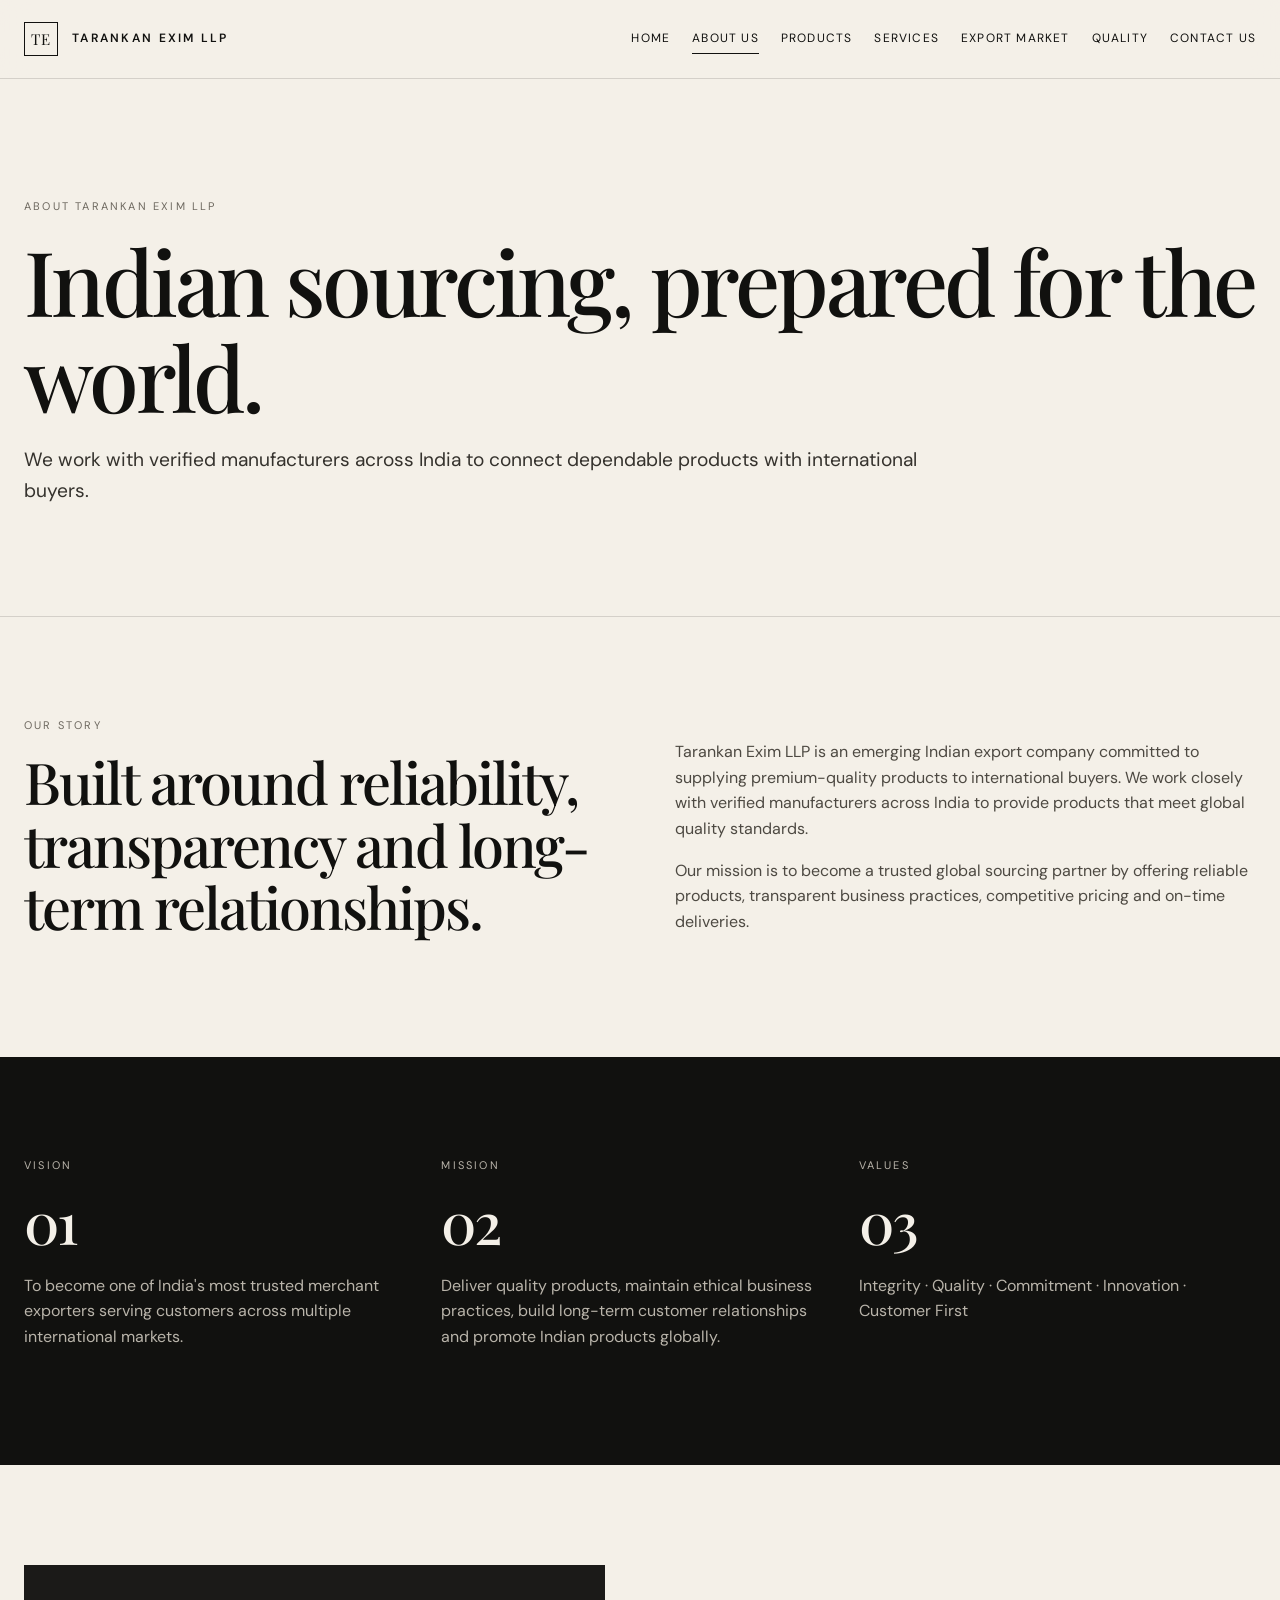
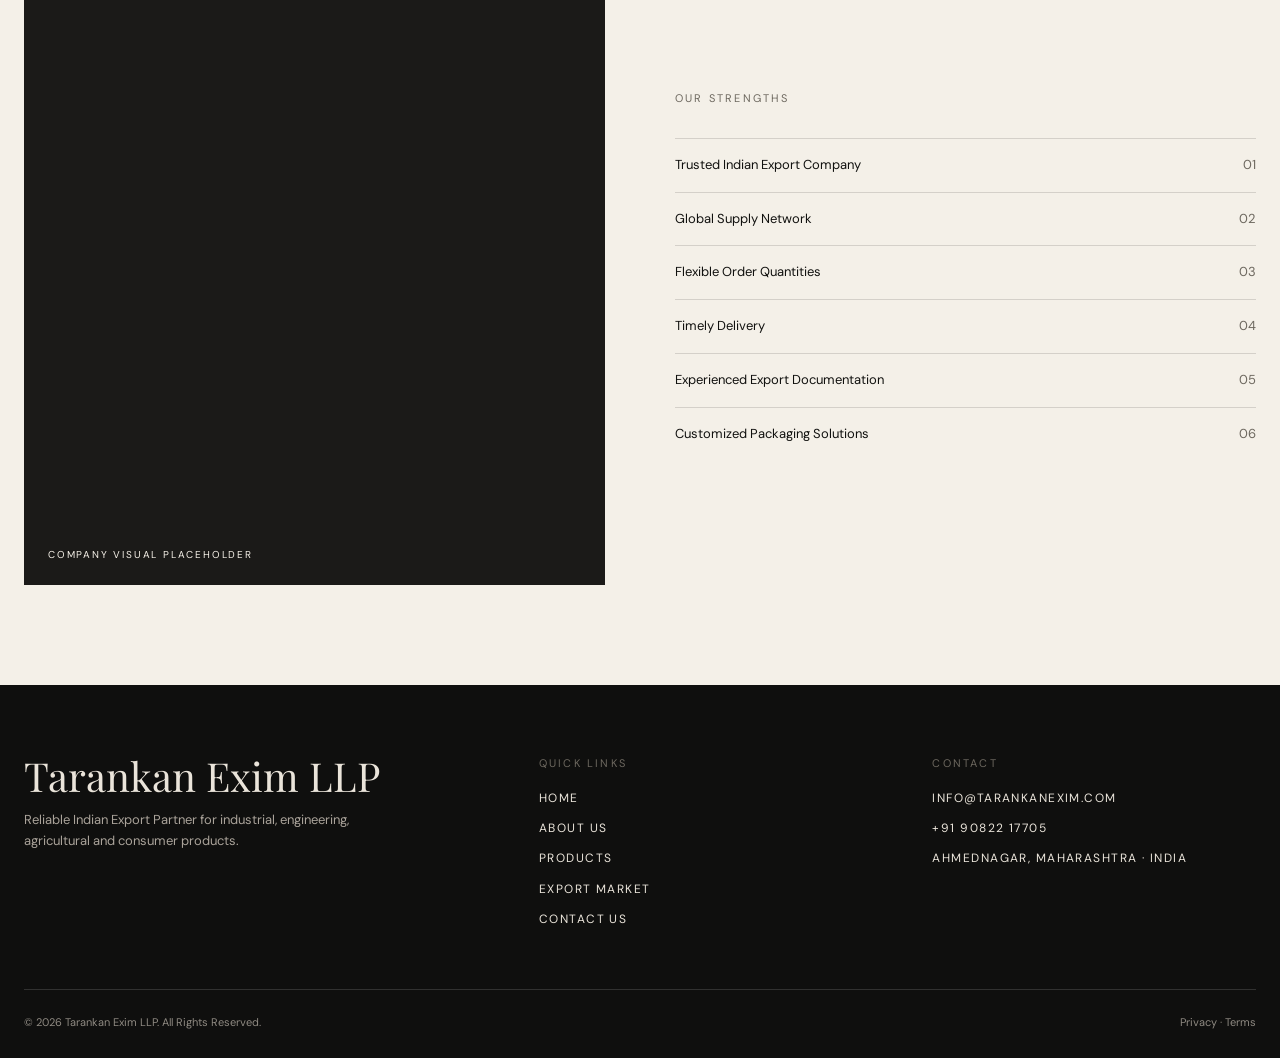
<file: about.html>
<!doctype html><html lang="en"><head><meta charset="utf-8"><meta name="viewport" content="width=device-width,initial-scale=1"><title>About Us | Tarankan Exim LLP</title><meta name="description" content="Learn about Tarankan Exim LLP, an emerging Indian merchant exporter serving global buyers."><link rel="stylesheet" href="css/style.css"></head><body><header class="site-header"><div class="container nav"><a class="brand" href="index.html"><span class="brand-mark">TE</span><span class="brand-text">Tarankan Exim LLP</span></a><button class="menu-btn" aria-label="Open menu" aria-expanded="false">☰</button><nav class="nav-links"><a class="" href="index.html">Home</a><a class="active" href="about.html">About Us</a><a class="" href="products.html">Products</a><a class="" href="services.html">Services</a><a class="" href="markets.html">Export Market</a><a class="" href="quality.html">Quality</a><a class="" href="contact.html">Contact Us</a></nav></div></header><main><section class="page-hero"><div class="container"><div class="eyebrow">About Tarankan Exim LLP</div><h1>Indian sourcing, prepared for the world.</h1><p class="lead">We work with verified manufacturers across India to connect dependable products with international buyers.</p></div></section><section class="section"><div class="container two-col"><div><div class="eyebrow">Our Story</div><h2>Built around reliability, transparency and long-term relationships.</h2></div><div><p class="body-copy">Tarankan Exim LLP is an emerging Indian export company committed to supplying premium-quality products to international buyers. We work closely with verified manufacturers across India to provide products that meet global quality standards.</p><p class="body-copy">Our mission is to become a trusted global sourcing partner by offering reliable products, transparent business practices, competitive pricing and on-time deliveries.</p></div></div></section><section class="section dark"><div class="container three-col"><div><div class="eyebrow">Vision</div><h2>01</h2><p class="body-copy">To become one of India's most trusted merchant exporters serving customers across multiple international markets.</p></div><div><div class="eyebrow">Mission</div><h2>02</h2><p class="body-copy">Deliver quality products, maintain ethical business practices, build long-term customer relationships and promote Indian products globally.</p></div><div><div class="eyebrow">Values</div><h2>03</h2><p class="body-copy">Integrity · Quality · Commitment · Innovation · Customer First</p></div></div></section><section class="section"><div class="container two-col"><div class="visual tall"><span class="visual-label">Company visual placeholder</span></div><div><div class="eyebrow">Our Strengths</div><ul class="clean-list"><li><span>Trusted Indian Export Company</span><span>01</span></li><li><span>Global Supply Network</span><span>02</span></li><li><span>Flexible Order Quantities</span><span>03</span></li><li><span>Timely Delivery</span><span>04</span></li><li><span>Experienced Export Documentation</span><span>05</span></li><li><span>Customized Packaging Solutions</span><span>06</span></li></ul></div></div></section></main><footer><div class="container footer-top"><div><div class="footer-brand">Tarankan Exim LLP</div><p class="footer-muted">Reliable Indian Export Partner for industrial, engineering, agricultural and consumer products.</p></div><div><div class="eyebrow">Quick Links</div><div class="footer-links"><a href="index.html">Home</a><a href="about.html">About Us</a><a href="products.html">Products</a><a href="markets.html">Export Market</a><a href="contact.html">Contact Us</a></div></div><div><div class="eyebrow">Contact</div><div class="footer-links"><a href="mailto:info@tarankanexim.com">info@tarankanexim.com</a><a href="tel:+919082217705">+91 90822 17705</a><span>Ahmednagar, Maharashtra · India</span></div></div></div><div class="container footer-bottom"><span>© <span data-year></span> Tarankan Exim LLP. All Rights Reserved.</span><span><a href="privacy.html">Privacy</a> · <a href="terms.html">Terms</a></span></div></footer><script src="js/main.js"></script></body></html>
</file>
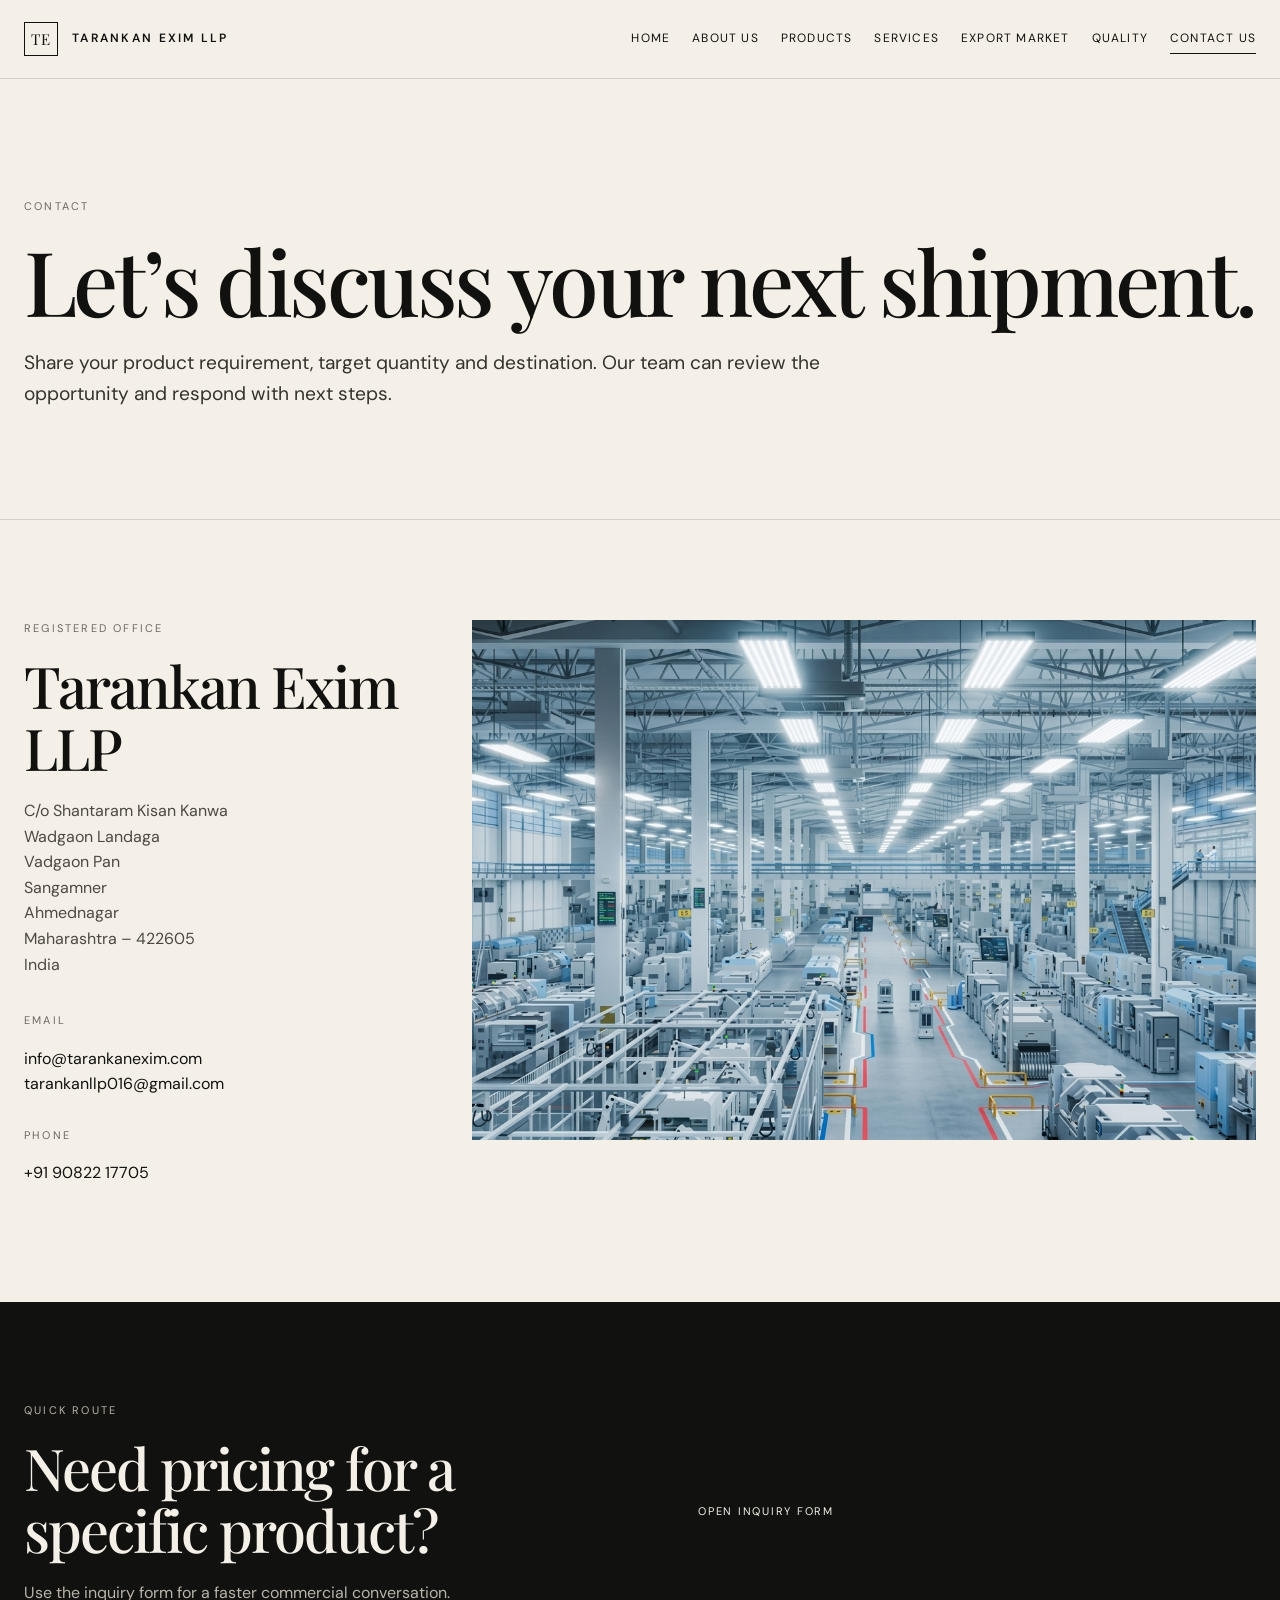
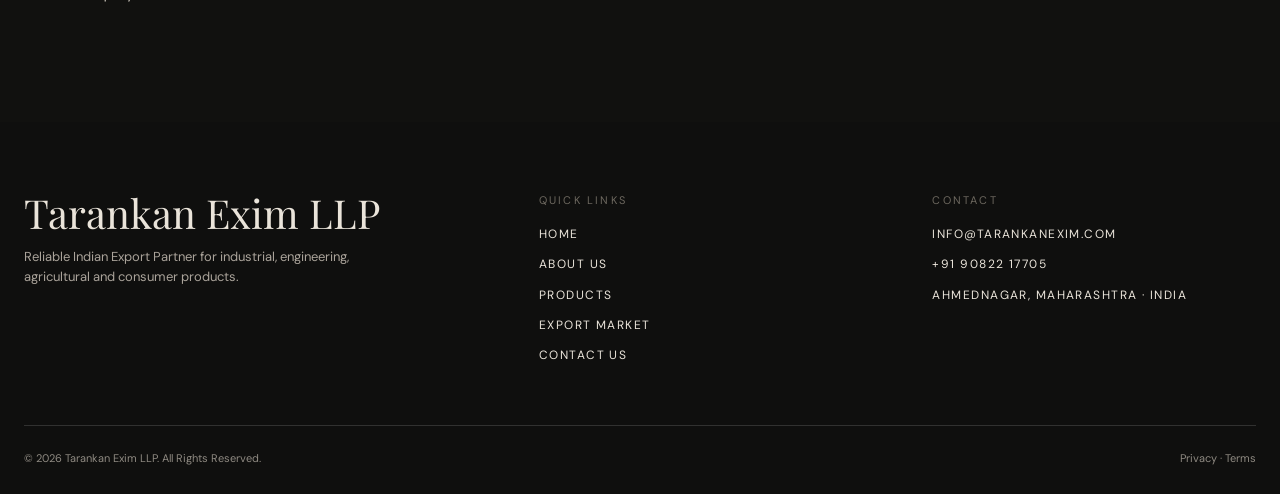
<file: contact.html>
<!doctype html>
<html lang="en">

<head>
    <meta charset="utf-8">
    <meta name="viewport" content="width=device-width,initial-scale=1">
    <title>Contact Us | Tarankan Exim LLP</title>
    <meta name="description"
        content="Contact Tarankan Exim LLP for export product enquiries, sourcing and international supply.">
    <link rel="stylesheet" href="css/style.css">
</head>

<body>
    <header class="site-header">
        <div class="container nav"><a class="brand" href="index.html"><span class="brand-mark">TE</span><span
                    class="brand-text">Tarankan Exim LLP</span></a><button class="menu-btn" aria-label="Open menu"
                aria-expanded="false">☰</button>
            <nav class="nav-links"><a class="" href="index.html">Home</a><a class="" href="about.html">About Us</a><a
                    class="" href="products.html">Products</a><a class="" href="services.html">Services</a><a class=""
                    href="markets.html">Export Market</a><a class="" href="quality.html">Quality</a><a class="active"
                    href="contact.html">Contact Us</a></nav>
        </div>
    </header>
    <main>
        <section class="page-hero">
            <div class="container">
                <div class="eyebrow">Contact</div>
                <h1>Let’s discuss your next shipment.</h1>
                <p class="lead">Share your product requirement, target quantity and destination. Our team can review the
                    opportunity and respond with next steps.</p>
            </div>
        </section>
        <section class="section">
            <div class="container form-shell">
                <div>
                    <div class="eyebrow">Registered Office</div>
                    <h2>Tarankan Exim LLP</h2>
                    <p class="body-copy">C/o Shantaram Kisan Kanwa<br>Wadgaon Landaga<br>Vadgaon
                        Pan<br>Sangamner<br>Ahmednagar<br>Maharashtra – 422605<br>India</p>
                    <div class="eyebrow" style="margin-top:35px">Email</div>
                    <p><a href="mailto:info@tarankanexim.com">info@tarankanexim.com</a><br><a
                            href="mailto:tarankanllp016@gmail.com">tarankanllp016@gmail.com</a></p>
                    <div class="eyebrow" style="margin-top:30px">Phone</div>
                    <p><a href="tel:+919082217705">+91 90822 17705</a></p>
                </div>
                <div class="visual"><img src="assets/contact/factory.png" alt="Tarankan Exim factory" class="visual-image"></div>
            </div>
        </section>
        <section class="section dark">
            <div class="container two-col">
                <div>
                    <div class="eyebrow">Quick Route</div>
                    <h2>Need pricing for a specific product?</h2>
                    <p class="body-copy">Use the inquiry form for a faster commercial conversation.</p>
                </div>
                <div><a class="btn" href="inquiry.html">Open Inquiry Form</a></div>
            </div>
        </section>
    </main>
    <footer>
        <div class="container footer-top">
            <div>
                <div class="footer-brand">Tarankan Exim LLP</div>
                <p class="footer-muted">Reliable Indian Export Partner for industrial, engineering, agricultural and
                    consumer products.</p>
            </div>
            <div>
                <div class="eyebrow">Quick Links</div>
                <div class="footer-links"><a href="index.html">Home</a><a href="about.html">About Us</a><a
                        href="products.html">Products</a><a href="markets.html">Export Market</a><a
                        href="contact.html">Contact Us</a></div>
            </div>
            <div>
                <div class="eyebrow">Contact</div>
                <div class="footer-links"><a href="mailto:info@tarankanexim.com">info@tarankanexim.com</a><a
                        href="tel:+919082217705">+91 90822 17705</a><span>Ahmednagar, Maharashtra · India</span></div>
            </div>
        </div>
        <div class="container footer-bottom"><span>© <span data-year></span> Tarankan Exim LLP. All Rights
                Reserved.</span><span><a href="privacy.html">Privacy</a> · <a href="terms.html">Terms</a></span></div>
    </footer>
    <script src="js/main.js"></script>
</body>

</html>
</file>
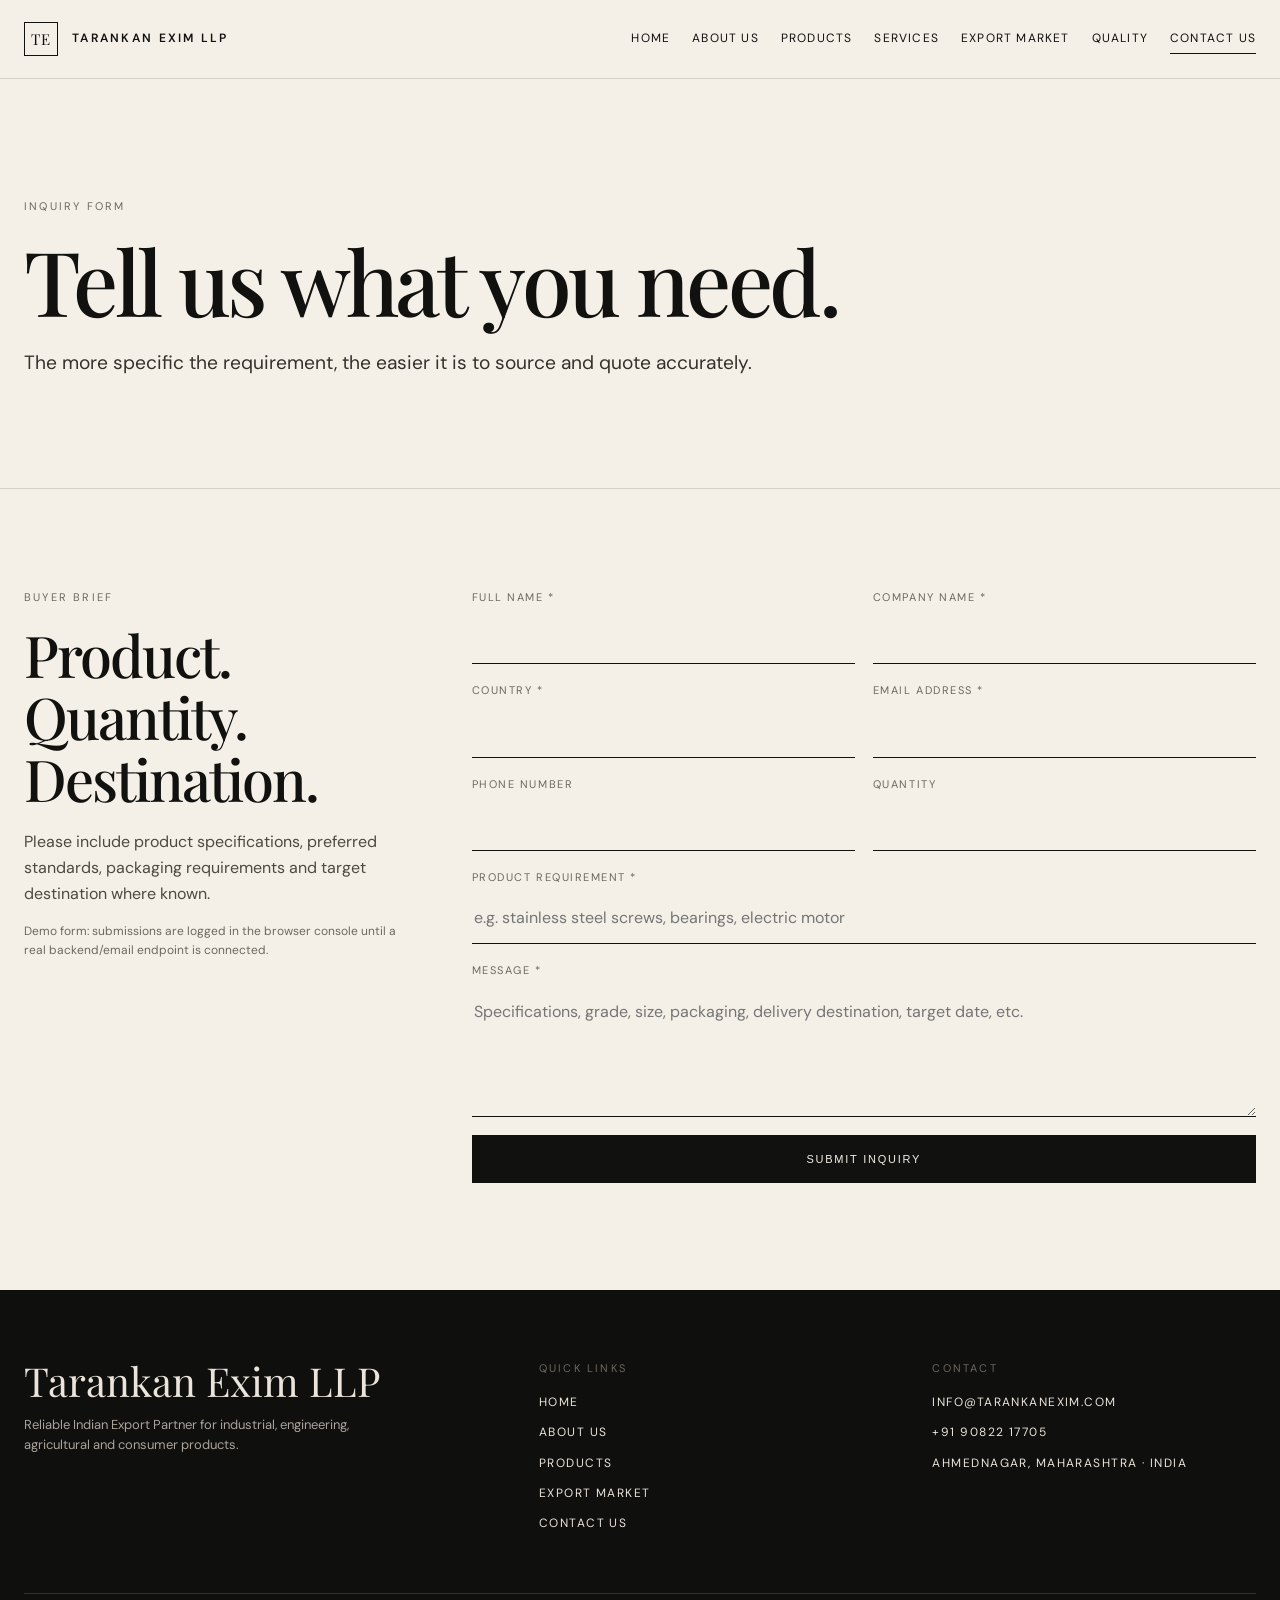
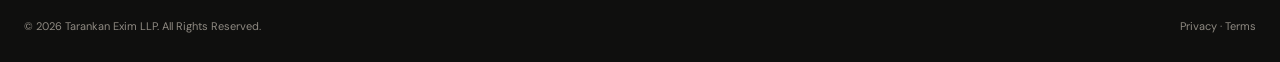
<file: inquiry.html>
<!doctype html><html lang="en"><head><meta charset="utf-8"><meta name="viewport" content="width=device-width,initial-scale=1"><title>Request a Quote | Tarankan Exim LLP</title><meta name="description" content="Send Tarankan Exim LLP your product requirement, quantity and destination details."><link rel="stylesheet" href="css/style.css"></head><body><header class="site-header"><div class="container nav"><a class="brand" href="index.html"><span class="brand-mark">TE</span><span class="brand-text">Tarankan Exim LLP</span></a><button class="menu-btn" aria-label="Open menu" aria-expanded="false">☰</button><nav class="nav-links"><a class="" href="index.html">Home</a><a class="" href="about.html">About Us</a><a class="" href="products.html">Products</a><a class="" href="services.html">Services</a><a class="" href="markets.html">Export Market</a><a class="" href="quality.html">Quality</a><a class="active" href="contact.html">Contact Us</a></nav></div></header><main><section class="page-hero"><div class="container"><div class="eyebrow">Inquiry Form</div><h1>Tell us what you need.</h1><p class="lead">The more specific the requirement, the easier it is to source and quote accurately.</p></div></section><section class="section"><div class="container form-shell"><div><div class="eyebrow">Buyer Brief</div><h2>Product. Quantity. Destination.</h2><p class="body-copy">Please include product specifications, preferred standards, packaging requirements and target destination where known.</p><p class="form-note">Demo form: submissions are logged in the browser console until a real backend/email endpoint is connected.</p></div><form data-inquiry><div class="field"><label for="name">Full Name *</label><input id="name" name="name" required></div><div class="field"><label for="company">Company Name *</label><input id="company" name="company" required></div><div class="field"><label for="country">Country *</label><input id="country" name="country" required></div><div class="field"><label for="email">Email Address *</label><input id="email" name="email" type="email" required></div><div class="field"><label for="phone">Phone Number</label><input id="phone" name="phone"></div><div class="field"><label for="quantity">Quantity</label><input id="quantity" name="quantity"></div><div class="field full"><label for="product">Product Requirement *</label><input id="product" name="product" placeholder="e.g. stainless steel screws, bearings, electric motor" required></div><div class="field full"><label for="message">Message *</label><textarea id="message" name="message" required placeholder="Specifications, grade, size, packaging, delivery destination, target date, etc."></textarea></div><div class="field full"><button class="btn dark" type="submit">Submit Inquiry</button><div class="form-status form-note" aria-live="polite"></div></div></form></div></section></main><footer><div class="container footer-top"><div><div class="footer-brand">Tarankan Exim LLP</div><p class="footer-muted">Reliable Indian Export Partner for industrial, engineering, agricultural and consumer products.</p></div><div><div class="eyebrow">Quick Links</div><div class="footer-links"><a href="index.html">Home</a><a href="about.html">About Us</a><a href="products.html">Products</a><a href="markets.html">Export Market</a><a href="contact.html">Contact Us</a></div></div><div><div class="eyebrow">Contact</div><div class="footer-links"><a href="mailto:info@tarankanexim.com">info@tarankanexim.com</a><a href="tel:+919082217705">+91 90822 17705</a><span>Ahmednagar, Maharashtra · India</span></div></div></div><div class="container footer-bottom"><span>© <span data-year></span> Tarankan Exim LLP. All Rights Reserved.</span><span><a href="privacy.html">Privacy</a> · <a href="terms.html">Terms</a></span></div></footer><script src="js/main.js"></script></body></html>
</file>
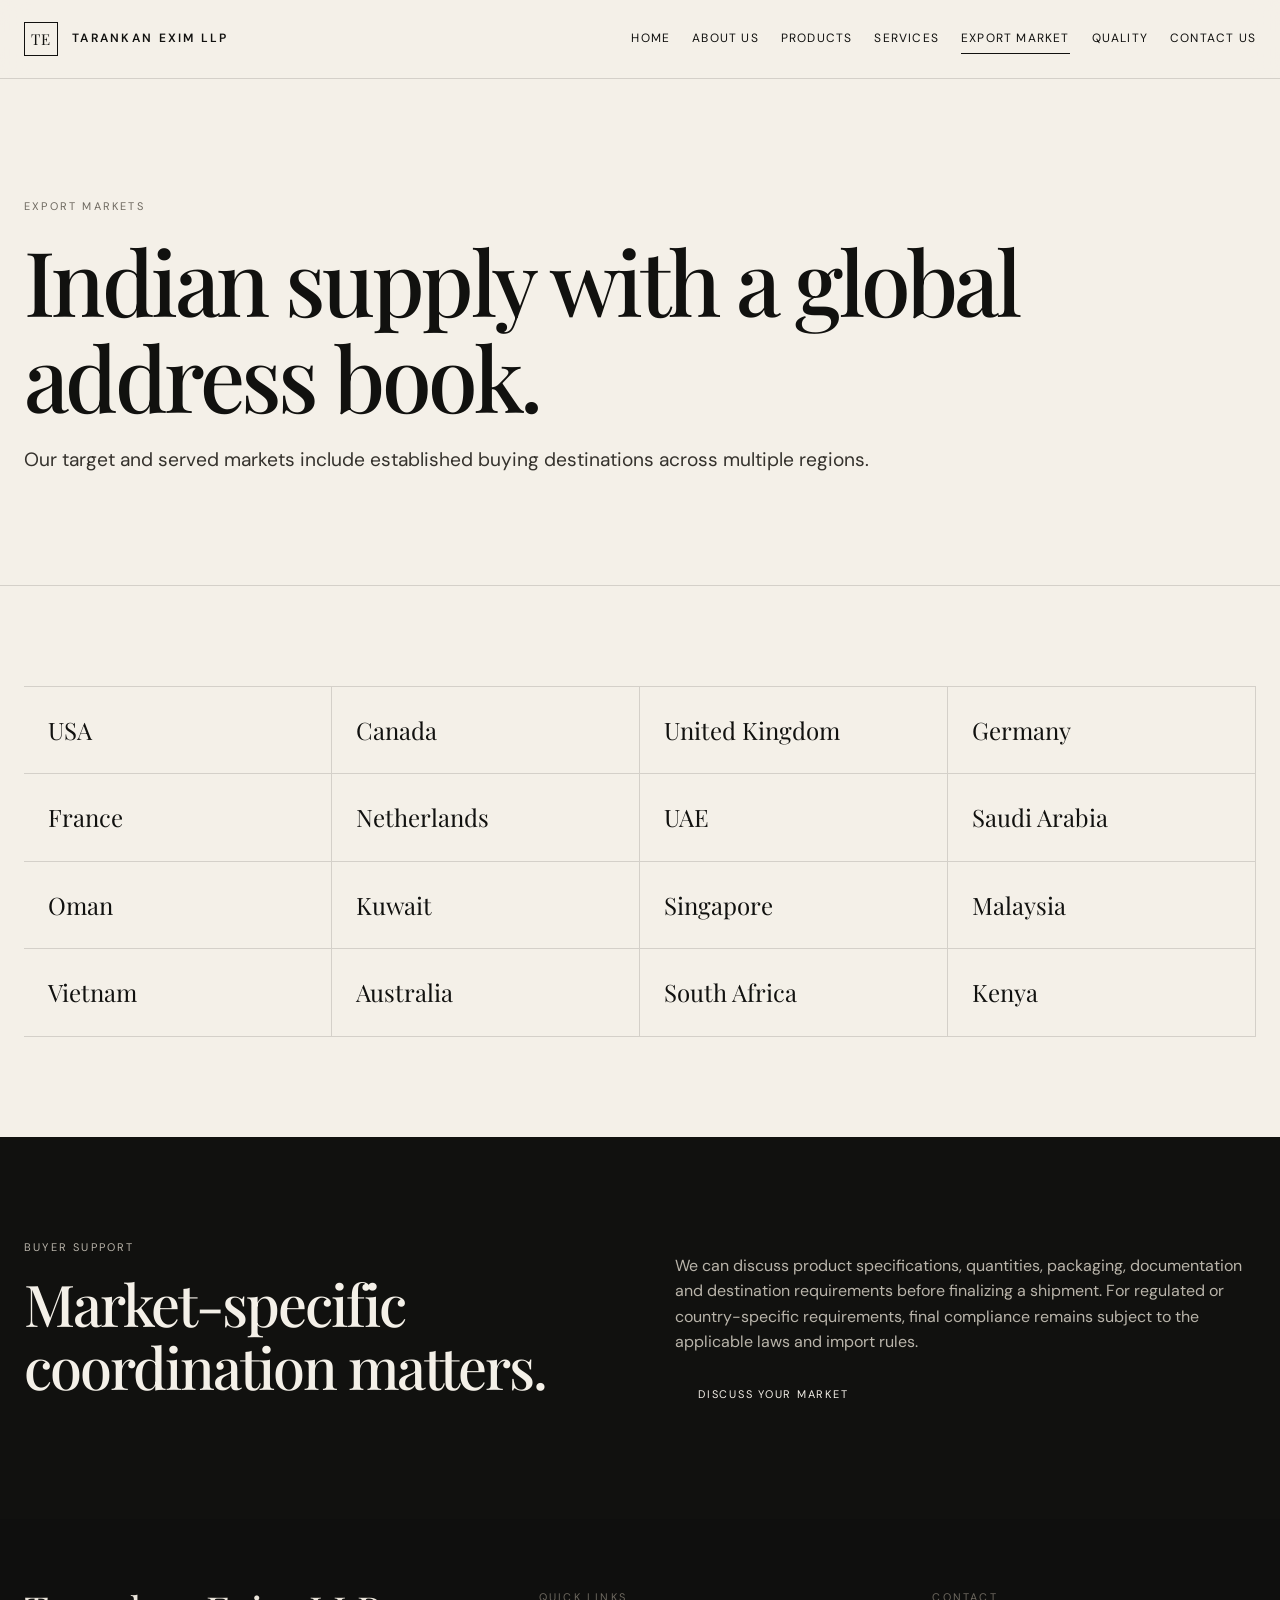
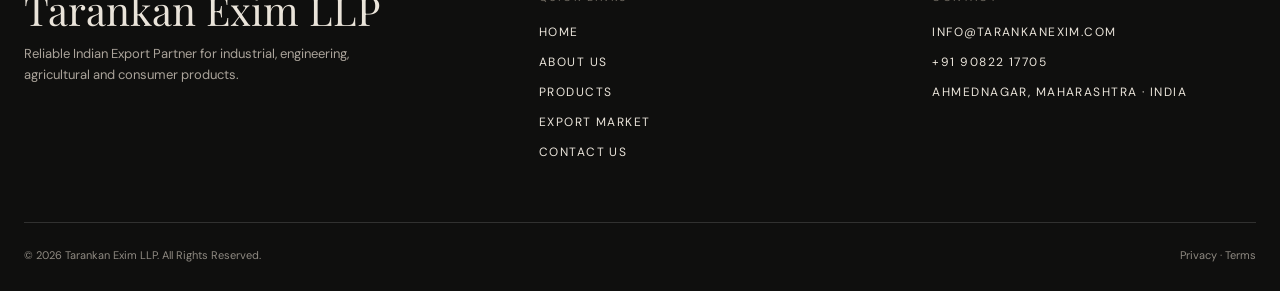
<file: markets.html>
<!doctype html><html lang="en"><head><meta charset="utf-8"><meta name="viewport" content="width=device-width,initial-scale=1"><title>Export Markets | Tarankan Exim LLP</title><meta name="description" content="Tarankan Exim LLP serves customers across North America, Europe, Middle East, Asia, Africa and Australia."><link rel="stylesheet" href="css/style.css"></head><body><header class="site-header"><div class="container nav"><a class="brand" href="index.html"><span class="brand-mark">TE</span><span class="brand-text">Tarankan Exim LLP</span></a><button class="menu-btn" aria-label="Open menu" aria-expanded="false">☰</button><nav class="nav-links"><a class="" href="index.html">Home</a><a class="" href="about.html">About Us</a><a class="" href="products.html">Products</a><a class="" href="services.html">Services</a><a class="active" href="markets.html">Export Market</a><a class="" href="quality.html">Quality</a><a class="" href="contact.html">Contact Us</a></nav></div></header><main><section class="page-hero"><div class="container"><div class="eyebrow">Export Markets</div><h1>Indian supply with a global address book.</h1><p class="lead">Our target and served markets include established buying destinations across multiple regions.</p></div></section><section class="section"><div class="container"><div class="markets"><div class="market">USA</div><div class="market">Canada</div><div class="market">United Kingdom</div><div class="market">Germany</div><div class="market">France</div><div class="market">Netherlands</div><div class="market">UAE</div><div class="market">Saudi Arabia</div><div class="market">Oman</div><div class="market">Kuwait</div><div class="market">Singapore</div><div class="market">Malaysia</div><div class="market">Vietnam</div><div class="market">Australia</div><div class="market">South Africa</div><div class="market">Kenya</div></div></div></section><section class="section dark"><div class="container two-col"><div><div class="eyebrow">Buyer Support</div><h2>Market-specific coordination matters.</h2></div><div><p class="body-copy">We can discuss product specifications, quantities, packaging, documentation and destination requirements before finalizing a shipment. For regulated or country-specific requirements, final compliance remains subject to the applicable laws and import rules.</p><a class="btn" href="inquiry.html">Discuss Your Market</a></div></div></section></main><footer><div class="container footer-top"><div><div class="footer-brand">Tarankan Exim LLP</div><p class="footer-muted">Reliable Indian Export Partner for industrial, engineering, agricultural and consumer products.</p></div><div><div class="eyebrow">Quick Links</div><div class="footer-links"><a href="index.html">Home</a><a href="about.html">About Us</a><a href="products.html">Products</a><a href="markets.html">Export Market</a><a href="contact.html">Contact Us</a></div></div><div><div class="eyebrow">Contact</div><div class="footer-links"><a href="mailto:info@tarankanexim.com">info@tarankanexim.com</a><a href="tel:+919082217705">+91 90822 17705</a><span>Ahmednagar, Maharashtra · India</span></div></div></div><div class="container footer-bottom"><span>© <span data-year></span> Tarankan Exim LLP. All Rights Reserved.</span><span><a href="privacy.html">Privacy</a> · <a href="terms.html">Terms</a></span></div></footer><script src="js/main.js"></script></body></html>
</file>
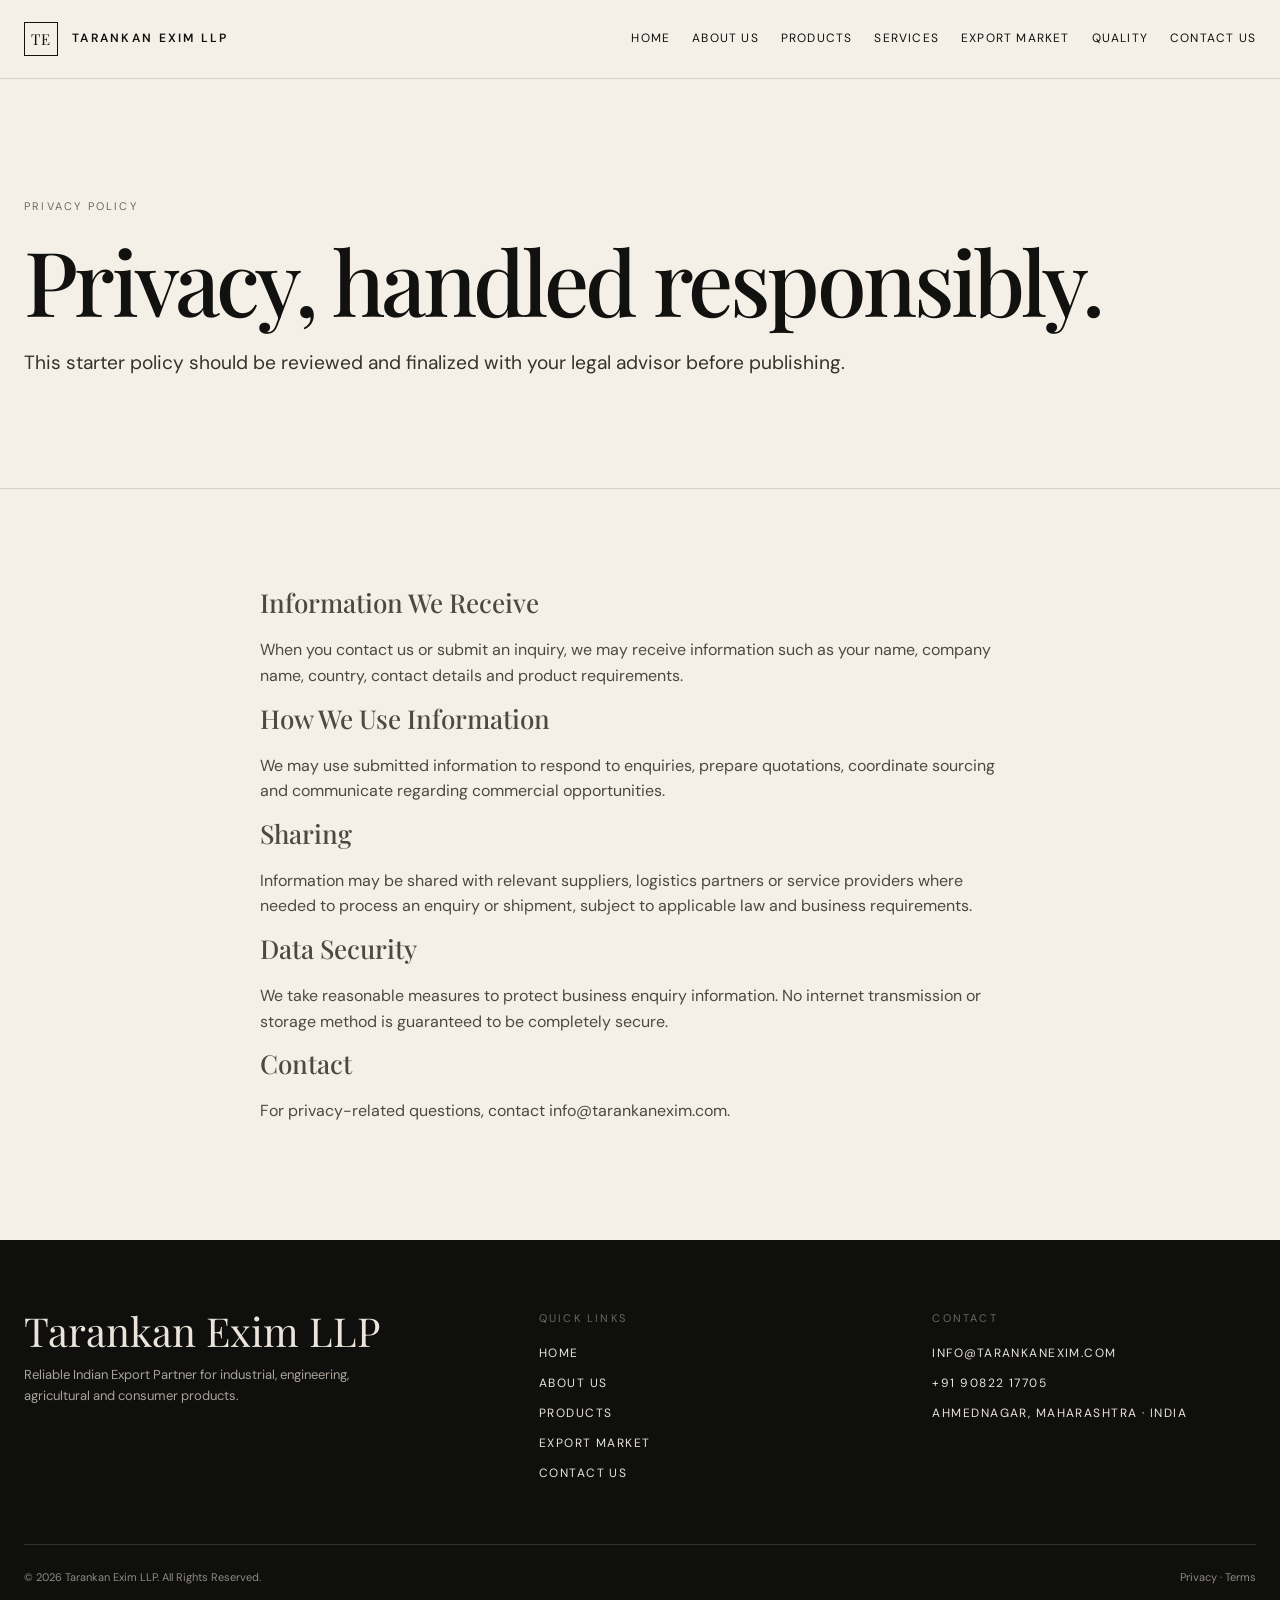
<file: privacy.html>
<!doctype html><html lang="en"><head><meta charset="utf-8"><meta name="viewport" content="width=device-width,initial-scale=1"><title>Privacy Policy | Tarankan Exim LLP</title><meta name="description" content="Privacy policy for Tarankan Exim LLP website visitors and enquiry submissions."><link rel="stylesheet" href="css/style.css"></head><body><header class="site-header"><div class="container nav"><a class="brand" href="index.html"><span class="brand-mark">TE</span><span class="brand-text">Tarankan Exim LLP</span></a><button class="menu-btn" aria-label="Open menu" aria-expanded="false">☰</button><nav class="nav-links"><a class="" href="index.html">Home</a><a class="" href="about.html">About Us</a><a class="" href="products.html">Products</a><a class="" href="services.html">Services</a><a class="" href="markets.html">Export Market</a><a class="" href="quality.html">Quality</a><a class="" href="contact.html">Contact Us</a></nav></div></header><main><section class="page-hero"><div class="container"><div class="eyebrow">Privacy Policy</div><h1>Privacy, handled responsibly.</h1><p class="lead">This starter policy should be reviewed and finalized with your legal advisor before publishing.</p></div></section><section class="section"><div class="container body-copy"><h3>Information We Receive</h3><p>When you contact us or submit an inquiry, we may receive information such as your name, company name, country, contact details and product requirements.</p><h3>How We Use Information</h3><p>We may use submitted information to respond to enquiries, prepare quotations, coordinate sourcing and communicate regarding commercial opportunities.</p><h3>Sharing</h3><p>Information may be shared with relevant suppliers, logistics partners or service providers where needed to process an enquiry or shipment, subject to applicable law and business requirements.</p><h3>Data Security</h3><p>We take reasonable measures to protect business enquiry information. No internet transmission or storage method is guaranteed to be completely secure.</p><h3>Contact</h3><p>For privacy-related questions, contact <a href="mailto:info@tarankanexim.com">info@tarankanexim.com</a>.</p></div></section></main><footer><div class="container footer-top"><div><div class="footer-brand">Tarankan Exim LLP</div><p class="footer-muted">Reliable Indian Export Partner for industrial, engineering, agricultural and consumer products.</p></div><div><div class="eyebrow">Quick Links</div><div class="footer-links"><a href="index.html">Home</a><a href="about.html">About Us</a><a href="products.html">Products</a><a href="markets.html">Export Market</a><a href="contact.html">Contact Us</a></div></div><div><div class="eyebrow">Contact</div><div class="footer-links"><a href="mailto:info@tarankanexim.com">info@tarankanexim.com</a><a href="tel:+919082217705">+91 90822 17705</a><span>Ahmednagar, Maharashtra · India</span></div></div></div><div class="container footer-bottom"><span>© <span data-year></span> Tarankan Exim LLP. All Rights Reserved.</span><span><a href="privacy.html">Privacy</a> · <a href="terms.html">Terms</a></span></div></footer><script src="js/main.js"></script></body></html>
</file>
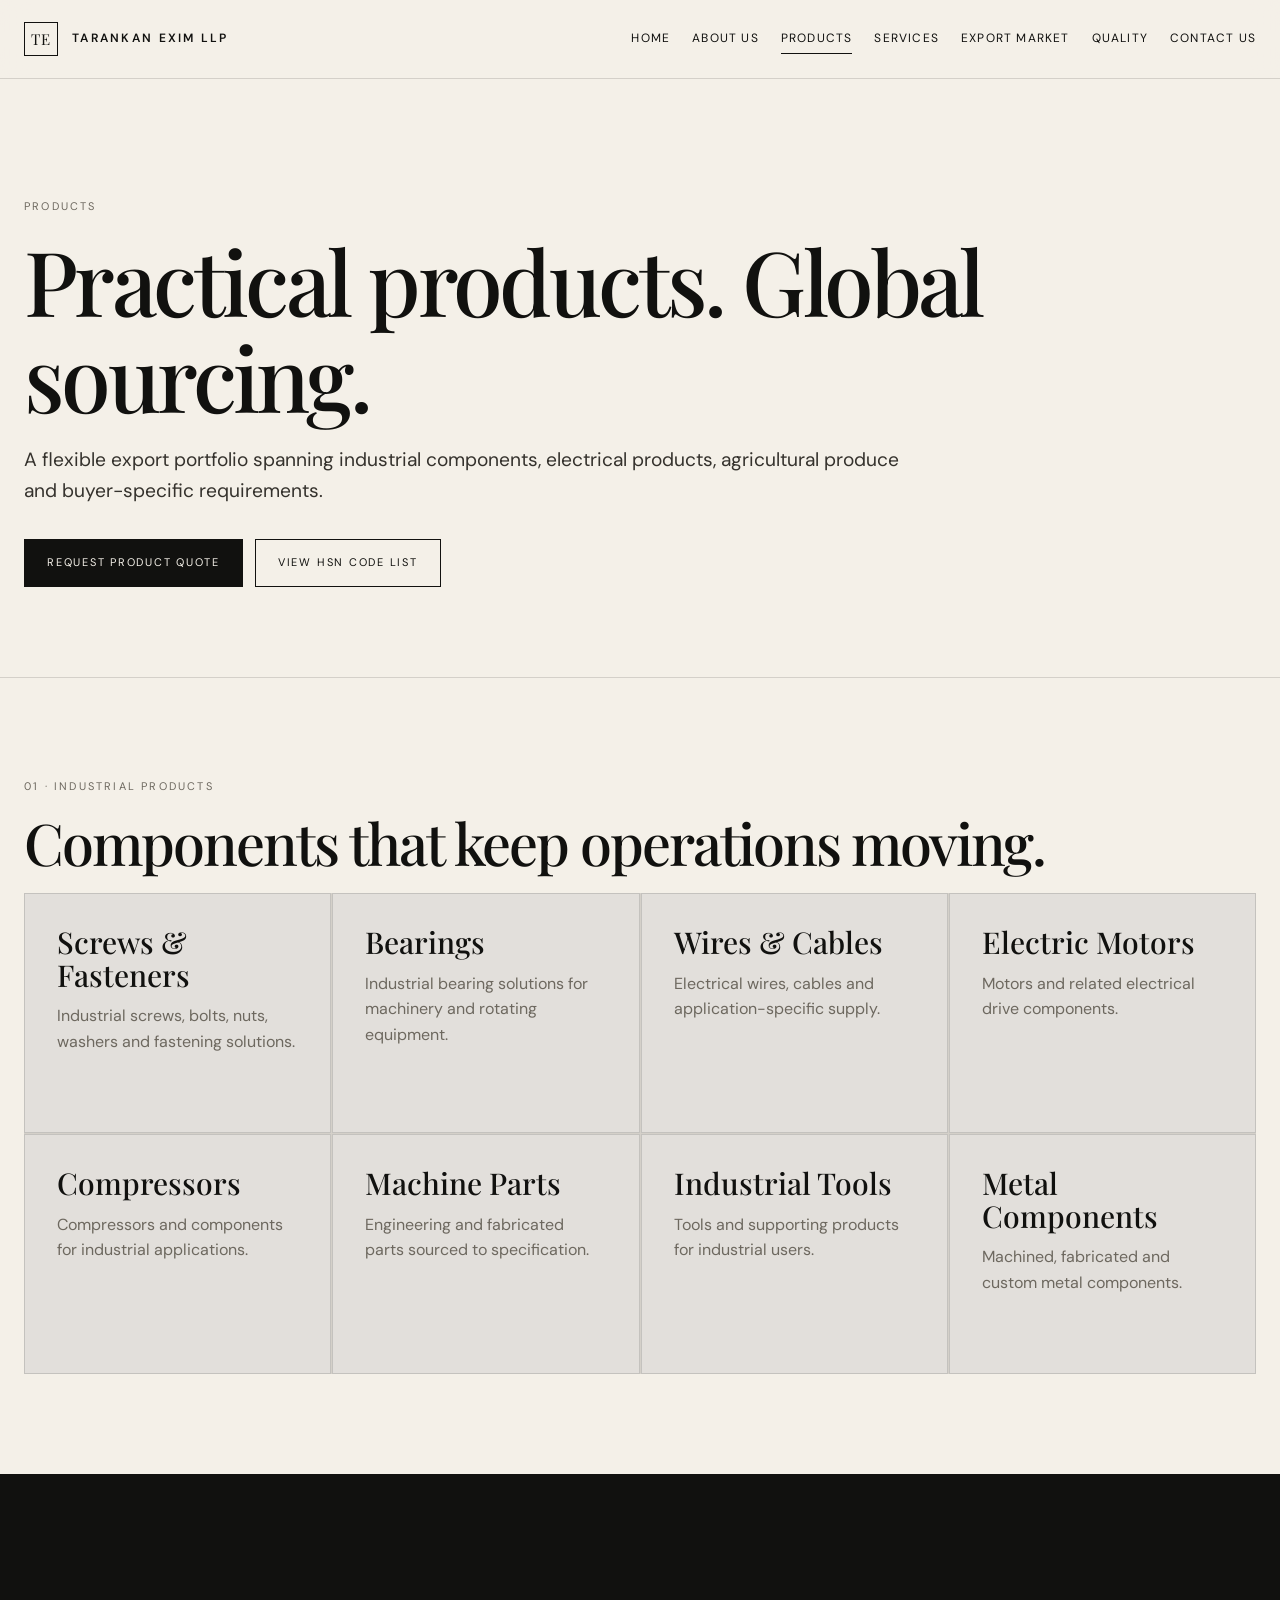
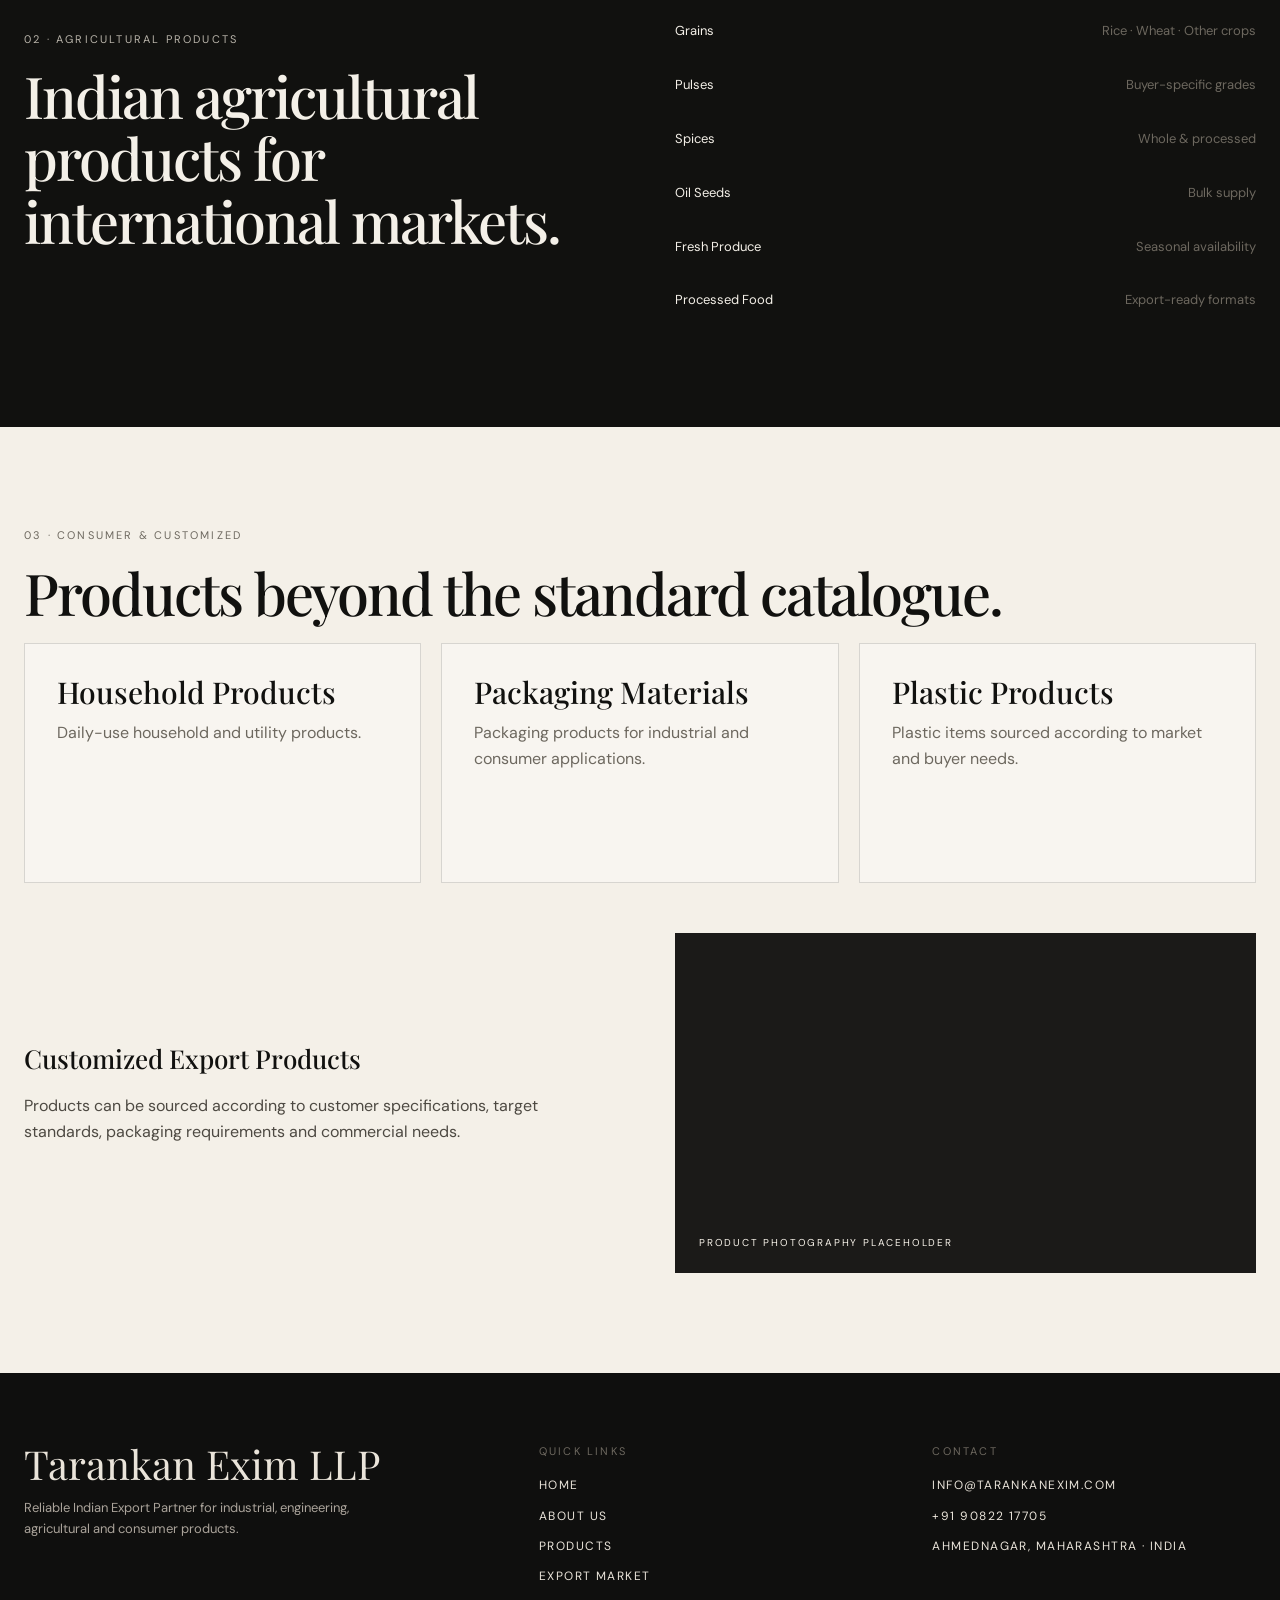
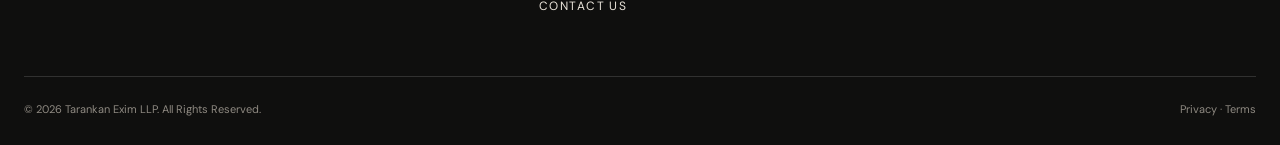
<file: products.html>
<!doctype html><html lang="en"><head><meta charset="utf-8"><meta name="viewport" content="width=device-width,initial-scale=1"><title>Products | Tarankan Exim LLP</title><meta name="description" content="Industrial, engineering, agricultural, consumer and customized export products from India."><link rel="stylesheet" href="css/style.css"></head><body><header class="site-header"><div class="container nav"><a class="brand" href="index.html"><span class="brand-mark">TE</span><span class="brand-text">Tarankan Exim LLP</span></a><button class="menu-btn" aria-label="Open menu" aria-expanded="false">☰</button><nav class="nav-links"><a class="" href="index.html">Home</a><a class="" href="about.html">About Us</a><a class="active" href="products.html">Products</a><a class="" href="services.html">Services</a><a class="" href="markets.html">Export Market</a><a class="" href="quality.html">Quality</a><a class="" href="contact.html">Contact Us</a></nav></div></header><main><section class="page-hero"><div class="container"><div class="eyebrow">Products</div><h1>Practical products. Global sourcing.</h1><p class="lead">A flexible export portfolio spanning industrial components, electrical products, agricultural produce and buyer-specific requirements.</p><div class="btn-row"><a class="btn dark" href="inquiry.html">Request Product Quote</a><a class="btn" href="https://docs.google.com/spreadsheets/d/17Umn9RCLzH7cf8ZZpCX_K7xNC6fyUaXR3gzUO7_LEzY/edit?usp=sharing" target="_blank" rel="noopener">View HSN Code List</a></div></div></section><section class="section" id="industrial"><div class="container"><div class="eyebrow">01 · Industrial Products</div><h2>Components that keep operations moving.</h2><div class="four-col"><div class="card"><h3>Screws & Fasteners</h3><p>Industrial screws, bolts, nuts, washers and fastening solutions.</p></div><div class="card"><h3>Bearings</h3><p>Industrial bearing solutions for machinery and rotating equipment.</p></div><div class="card"><h3>Wires & Cables</h3><p>Electrical wires, cables and application-specific supply.</p></div><div class="card"><h3>Electric Motors</h3><p>Motors and related electrical drive components.</p></div><div class="card"><h3>Compressors</h3><p>Compressors and components for industrial applications.</p></div><div class="card"><h3>Machine Parts</h3><p>Engineering and fabricated parts sourced to specification.</p></div><div class="card"><h3>Industrial Tools</h3><p>Tools and supporting products for industrial users.</p></div><div class="card"><h3>Metal Components</h3><p>Machined, fabricated and custom metal components.</p></div></div></div></section><section class="section dark" id="agri"><div class="container two-col"><div><div class="eyebrow">02 · Agricultural Products</div><h2>Indian agricultural products for international markets.</h2></div><div><ul class="clean-list"><li><span>Grains</span><span>Rice · Wheat · Other crops</span></li><li><span>Pulses</span><span>Buyer-specific grades</span></li><li><span>Spices</span><span>Whole & processed</span></li><li><span>Oil Seeds</span><span>Bulk supply</span></li><li><span>Fresh Produce</span><span>Seasonal availability</span></li><li><span>Processed Food</span><span>Export-ready formats</span></li></ul></div></div></section><section class="section" id="consumer"><div class="container"><div class="eyebrow">03 · Consumer & Customized</div><h2>Products beyond the standard catalogue.</h2><div class="three-col"><div class="card"><h3>Household Products</h3><p>Daily-use household and utility products.</p></div><div class="card"><h3>Packaging Materials</h3><p>Packaging products for industrial and consumer applications.</p></div><div class="card"><h3>Plastic Products</h3><p>Plastic items sourced according to market and buyer needs.</p></div></div><div class="two-col" style="margin-top:50px"><div><h3>Customized Export Products</h3><p class="body-copy">Products can be sourced according to customer specifications, target standards, packaging requirements and commercial needs.</p></div><div class="visual small"><span class="visual-label">Product photography placeholder</span></div></div></div></section></main><footer><div class="container footer-top"><div><div class="footer-brand">Tarankan Exim LLP</div><p class="footer-muted">Reliable Indian Export Partner for industrial, engineering, agricultural and consumer products.</p></div><div><div class="eyebrow">Quick Links</div><div class="footer-links"><a href="index.html">Home</a><a href="about.html">About Us</a><a href="products.html">Products</a><a href="markets.html">Export Market</a><a href="contact.html">Contact Us</a></div></div><div><div class="eyebrow">Contact</div><div class="footer-links"><a href="mailto:info@tarankanexim.com">info@tarankanexim.com</a><a href="tel:+919082217705">+91 90822 17705</a><span>Ahmednagar, Maharashtra · India</span></div></div></div><div class="container footer-bottom"><span>© <span data-year></span> Tarankan Exim LLP. All Rights Reserved.</span><span><a href="privacy.html">Privacy</a> · <a href="terms.html">Terms</a></span></div></footer><script src="js/main.js"></script></body></html>
</file>
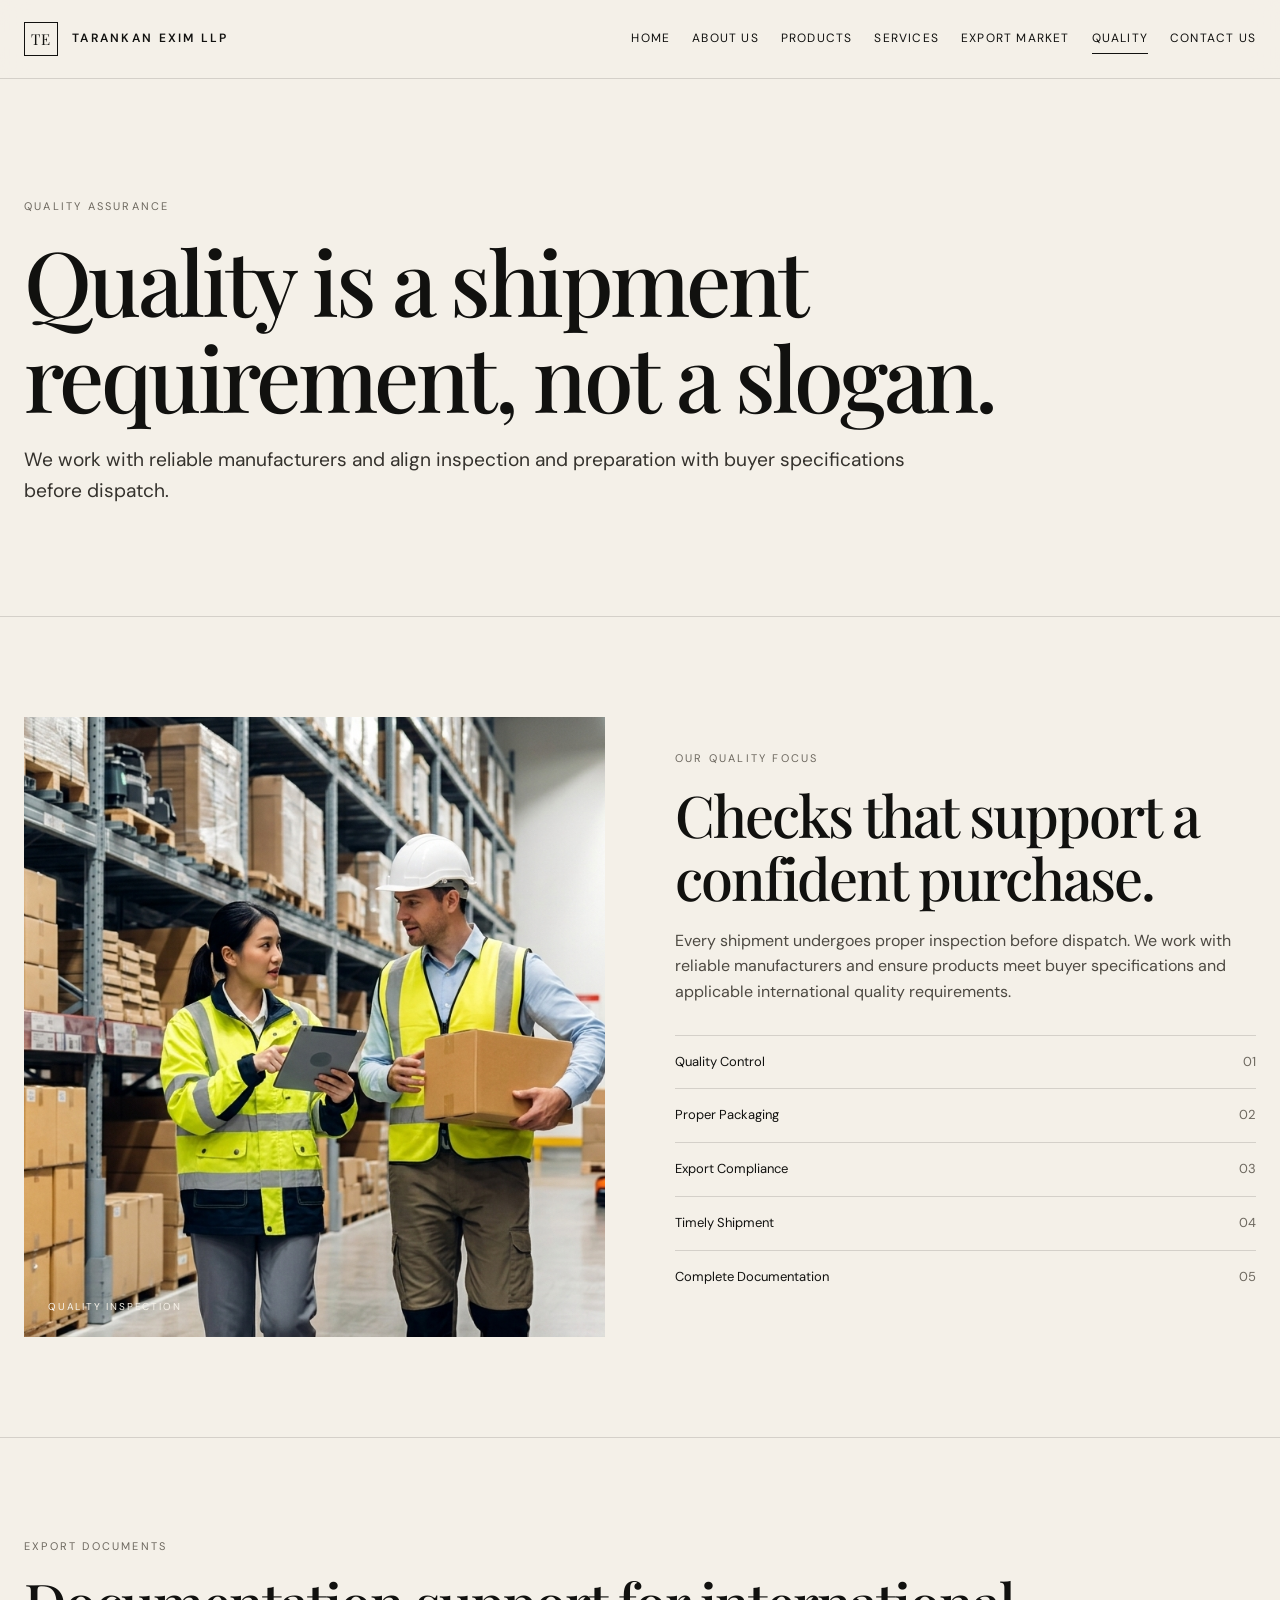
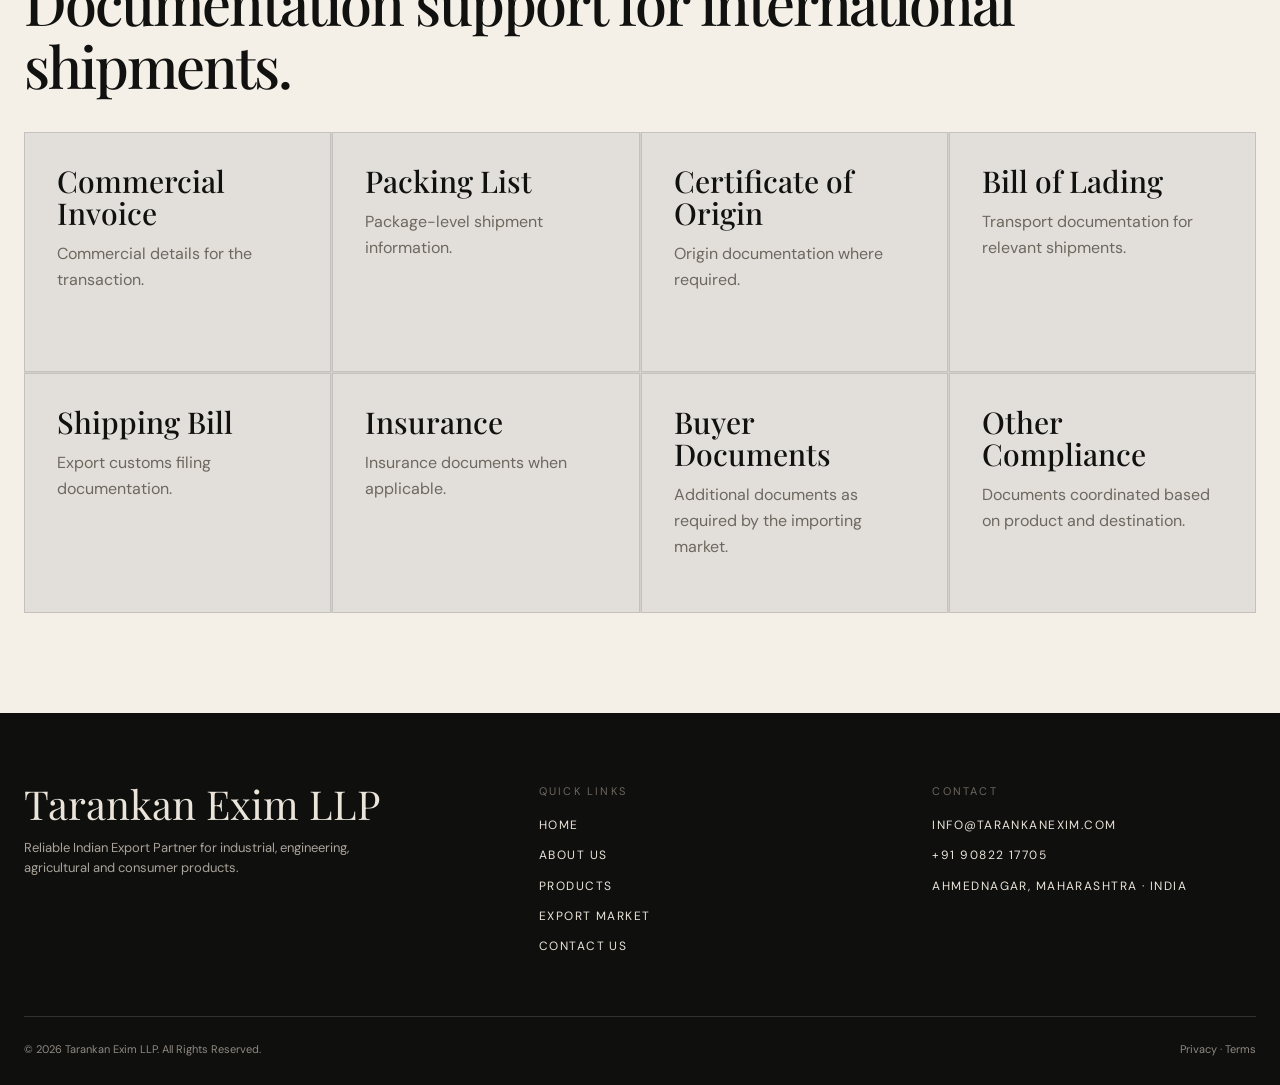
<file: quality.html>
<!doctype html>
<html lang="en">

<head>
    <meta charset="utf-8">
    <meta name="viewport" content="width=device-width,initial-scale=1">
    <title>Quality Assurance | Tarankan Exim LLP</title>
    <meta name="description"
        content="Tarankan Exim LLP focuses on quality control, packaging, export compliance, timely shipment and documentation.">
    <link rel="stylesheet" href="css/style.css">
</head>

<body>
    <header class="site-header">
        <div class="container nav"><a class="brand" href="index.html"><span class="brand-mark">TE</span><span
                    class="brand-text">Tarankan Exim LLP</span></a><button class="menu-btn" aria-label="Open menu"
                aria-expanded="false">☰</button>
            <nav class="nav-links"><a class="" href="index.html">Home</a><a class="" href="about.html">About Us</a><a
                    class="" href="products.html">Products</a><a class="" href="services.html">Services</a><a class=""
                    href="markets.html">Export Market</a><a class="active" href="quality.html">Quality</a><a class=""
                    href="contact.html">Contact Us</a></nav>
        </div>
    </header>
    <main>
        <section class="page-hero">
            <div class="container">
                <div class="eyebrow">Quality Assurance</div>
                <h1>Quality is a shipment requirement, not a slogan.</h1>
                <p class="lead">We work with reliable manufacturers and align inspection and preparation with buyer
                    specifications before dispatch.</p>
            </div>
        </section>
        <section class="section">
            <div class="container two-col">
                <div class="visual tall">
                    <img src="assets/quality/quality inspection.png" alt = "Quality inspection at Tarankan Exim" class="visual-image">
                    <span class="visual-label">Quality inspection</span></div>
                <div>
                    <div class="eyebrow">Our Quality Focus</div>
                    <h2>Checks that support a confident purchase.</h2>
                    <p class="body-copy">Every shipment undergoes proper inspection before dispatch. We work with
                        reliable manufacturers and ensure products meet buyer specifications and applicable
                        international quality requirements.</p>
                    <ul class="clean-list">
                        <li><span>Quality Control</span><span>01</span></li>
                        <li><span>Proper Packaging</span><span>02</span></li>
                        <li><span>Export Compliance</span><span>03</span></li>
                        <li><span>Timely Shipment</span><span>04</span></li>
                        <li><span>Complete Documentation</span><span>05</span></li>
                    </ul>
                </div>
            </div>
        </section>
        <section class="section section-rule">
            <div class="container">
                <div class="eyebrow">Export Documents</div>
                <h2>Documentation support for international shipments.</h2>
                <div class="four-col" style="margin-top:36px">
                    <div class="card">
                        <h3>Commercial Invoice</h3>
                        <p>Commercial details for the transaction.</p>
                    </div>
                    <div class="card">
                        <h3>Packing List</h3>
                        <p>Package-level shipment information.</p>
                    </div>
                    <div class="card">
                        <h3>Certificate of Origin</h3>
                        <p>Origin documentation where required.</p>
                    </div>
                    <div class="card">
                        <h3>Bill of Lading</h3>
                        <p>Transport documentation for relevant shipments.</p>
                    </div>
                    <div class="card">
                        <h3>Shipping Bill</h3>
                        <p>Export customs filing documentation.</p>
                    </div>
                    <div class="card">
                        <h3>Insurance</h3>
                        <p>Insurance documents when applicable.</p>
                    </div>
                    <div class="card">
                        <h3>Buyer Documents</h3>
                        <p>Additional documents as required by the importing market.</p>
                    </div>
                    <div class="card">
                        <h3>Other Compliance</h3>
                        <p>Documents coordinated based on product and destination.</p>
                    </div>
                </div>
            </div>
        </section>
    </main>
    <footer>
        <div class="container footer-top">
            <div>
                <div class="footer-brand">Tarankan Exim LLP</div>
                <p class="footer-muted">Reliable Indian Export Partner for industrial, engineering, agricultural and
                    consumer products.</p>
            </div>
            <div>
                <div class="eyebrow">Quick Links</div>
                <div class="footer-links"><a href="index.html">Home</a><a href="about.html">About Us</a><a
                        href="products.html">Products</a><a href="markets.html">Export Market</a><a
                        href="contact.html">Contact Us</a></div>
            </div>
            <div>
                <div class="eyebrow">Contact</div>
                <div class="footer-links"><a href="mailto:info@tarankanexim.com">info@tarankanexim.com</a><a
                        href="tel:+919082217705">+91 90822 17705</a><span>Ahmednagar, Maharashtra · India</span></div>
            </div>
        </div>
        <div class="container footer-bottom"><span>© <span data-year></span> Tarankan Exim LLP. All Rights
                Reserved.</span><span><a href="privacy.html">Privacy</a> · <a href="terms.html">Terms</a></span></div>
    </footer>
    <script src="js/main.js"></script>
</body>

</html>
</file>
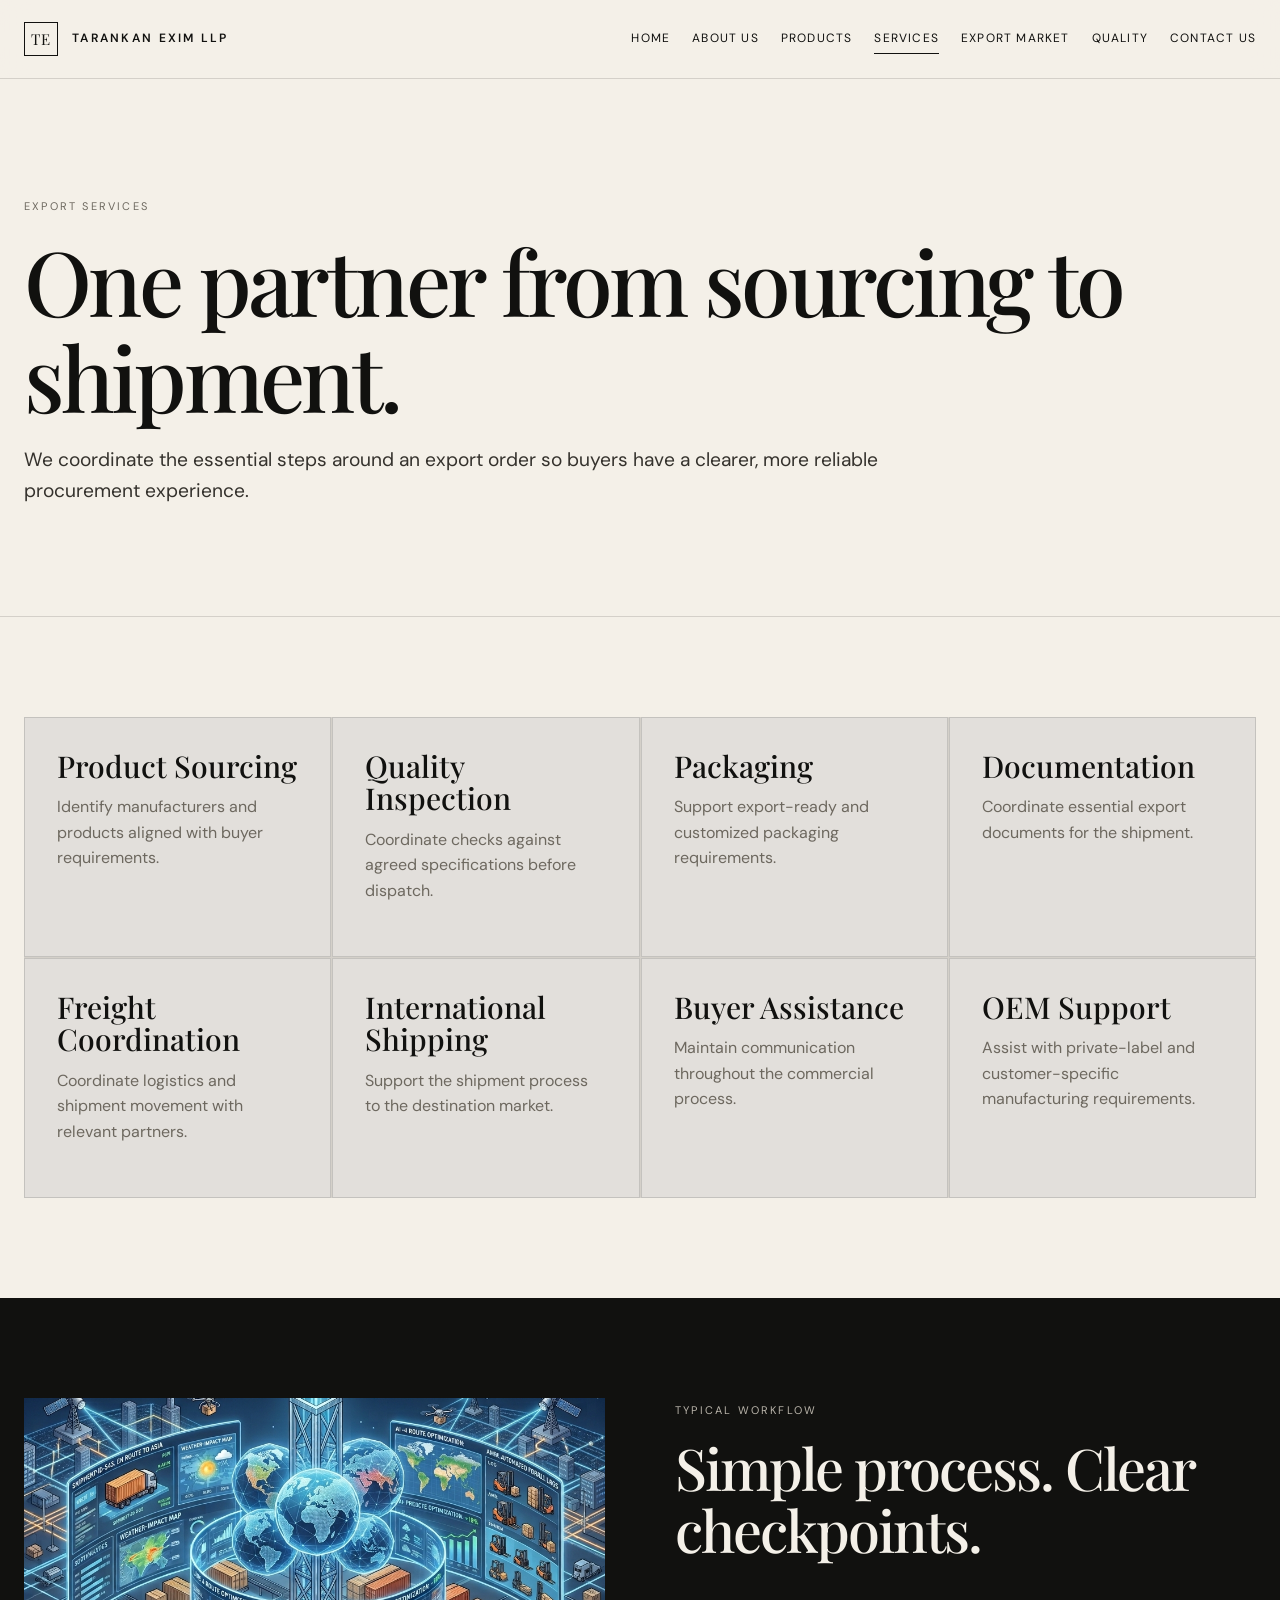
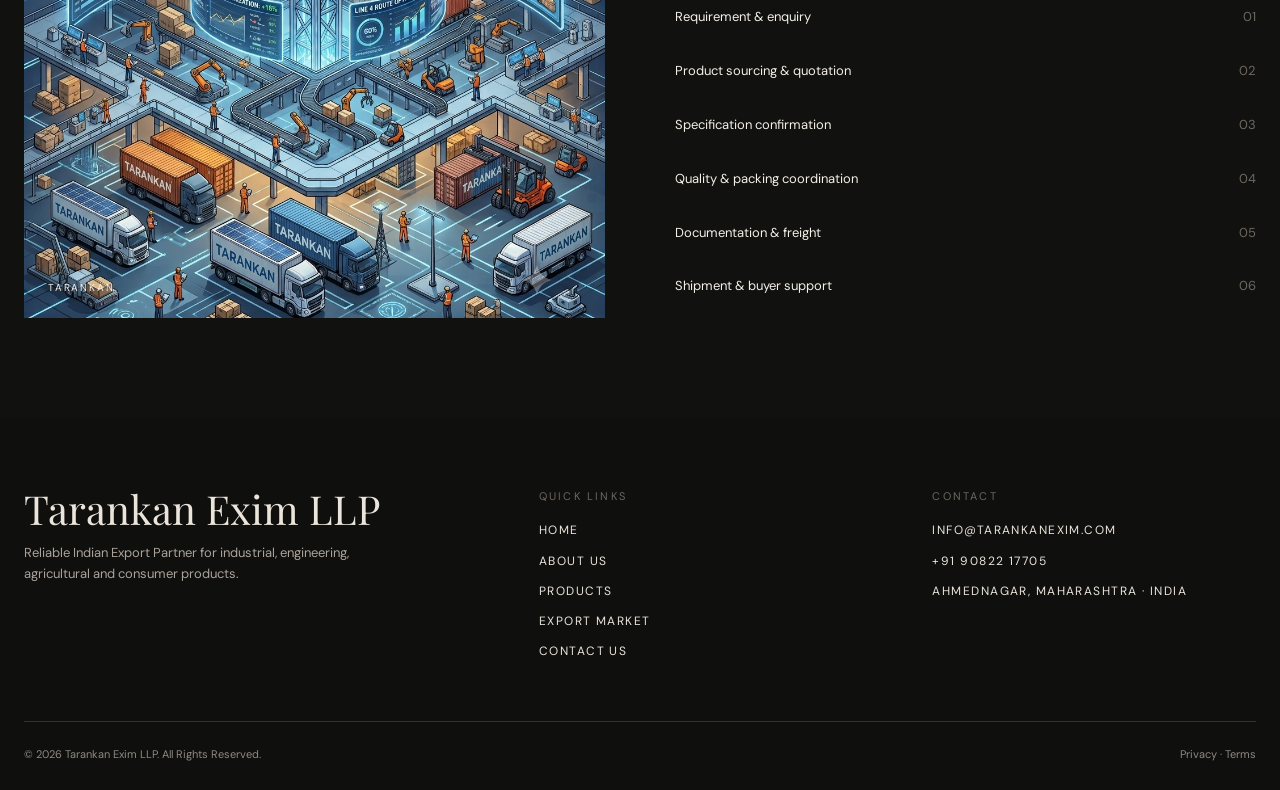
<file: services.html>
<!doctype html>
<html lang="en">

<head>
    <meta charset="utf-8">
    <meta name="viewport" content="width=device-width,initial-scale=1">
    <title>Export Services | Tarankan Exim LLP</title>
    <meta name="description"
        content="Complete export solutions from product sourcing to shipping and buyer assistance.">
    <link rel="stylesheet" href="css/style.css">
</head>

<body>
    <header class="site-header">
        <div class="container nav"><a class="brand" href="index.html"><span class="brand-mark">TE</span><span
                    class="brand-text">Tarankan Exim LLP</span></a><button class="menu-btn" aria-label="Open menu"
                aria-expanded="false">☰</button>
            <nav class="nav-links"><a class="" href="index.html">Home</a><a class="" href="about.html">About Us</a><a
                    class="" href="products.html">Products</a><a class="active" href="services.html">Services</a><a
                    class="" href="markets.html">Export Market</a><a class="" href="quality.html">Quality</a><a class=""
                    href="contact.html">Contact Us</a></nav>
        </div>
    </header>
    <main>
        <section class="page-hero">
            <div class="container">
                <div class="eyebrow">Export Services</div>
                <h1>One partner from sourcing to shipment.</h1>
                <p class="lead">We coordinate the essential steps around an export order so buyers have a clearer, more
                    reliable procurement experience.</p>
            </div>
        </section>
        <section class="section">
            <div class="container four-col">
                <div class="card">
                    <h3>Product Sourcing</h3>
                    <p>Identify manufacturers and products aligned with buyer requirements.</p>
                </div>
                <div class="card">
                    <h3>Quality Inspection</h3>
                    <p>Coordinate checks against agreed specifications before dispatch.</p>
                </div>
                <div class="card">
                    <h3>Packaging</h3>
                    <p>Support export-ready and customized packaging requirements.</p>
                </div>
                <div class="card">
                    <h3>Documentation</h3>
                    <p>Coordinate essential export documents for the shipment.</p>
                </div>
                <div class="card">
                    <h3>Freight Coordination</h3>
                    <p>Coordinate logistics and shipment movement with relevant partners.</p>
                </div>
                <div class="card">
                    <h3>International Shipping</h3>
                    <p>Support the shipment process to the destination market.</p>
                </div>
                <div class="card">
                    <h3>Buyer Assistance</h3>
                    <p>Maintain communication throughout the commercial process.</p>
                </div>
                <div class="card">
                    <h3>OEM Support</h3>
                    <p>Assist with private-label and customer-specific manufacturing requirements.</p>
                </div>
            </div>
        </section>
        <section class="section dark">
            <div class="container two-col">
                <div class="visual">
                    <img src="assets/services/logistics.png"alt="International logistics and shipping"class="visual-image">
                    <span class="visual-label">Tarankan</span></div>
                <div>
                    <div class="eyebrow">Typical Workflow</div>
                    <h2>Simple process. Clear checkpoints.</h2>
                    <ol class="clean-list">
                        <li><span>Requirement & enquiry</span><span>01</span></li>
                        <li><span>Product sourcing & quotation</span><span>02</span></li>
                        <li><span>Specification confirmation</span><span>03</span></li>
                        <li><span>Quality & packing coordination</span><span>04</span></li>
                        <li><span>Documentation & freight</span><span>05</span></li>
                        <li><span>Shipment & buyer support</span><span>06</span></li>
                    </ol>
                </div>
            </div>
        </section>
    </main>
    <footer>
        <div class="container footer-top">
            <div>
                <div class="footer-brand">Tarankan Exim LLP</div>
                <p class="footer-muted">Reliable Indian Export Partner for industrial, engineering, agricultural and
                    consumer products.</p>
            </div>
            <div>
                <div class="eyebrow">Quick Links</div>
                <div class="footer-links"><a href="index.html">Home</a><a href="about.html">About Us</a><a
                        href="products.html">Products</a><a href="markets.html">Export Market</a><a
                        href="contact.html">Contact Us</a></div>
            </div>
            <div>
                <div class="eyebrow">Contact</div>
                <div class="footer-links"><a href="mailto:info@tarankanexim.com">info@tarankanexim.com</a><a
                        href="tel:+919082217705">+91 90822 17705</a><span>Ahmednagar, Maharashtra · India</span></div>
            </div>
        </div>
        <div class="container footer-bottom"><span>© <span data-year></span> Tarankan Exim LLP. All Rights
                Reserved.</span><span><a href="privacy.html">Privacy</a> · <a href="terms.html">Terms</a></span></div>
    </footer>
    <script src="js/main.js"></script>
</body>

</html>
</file>
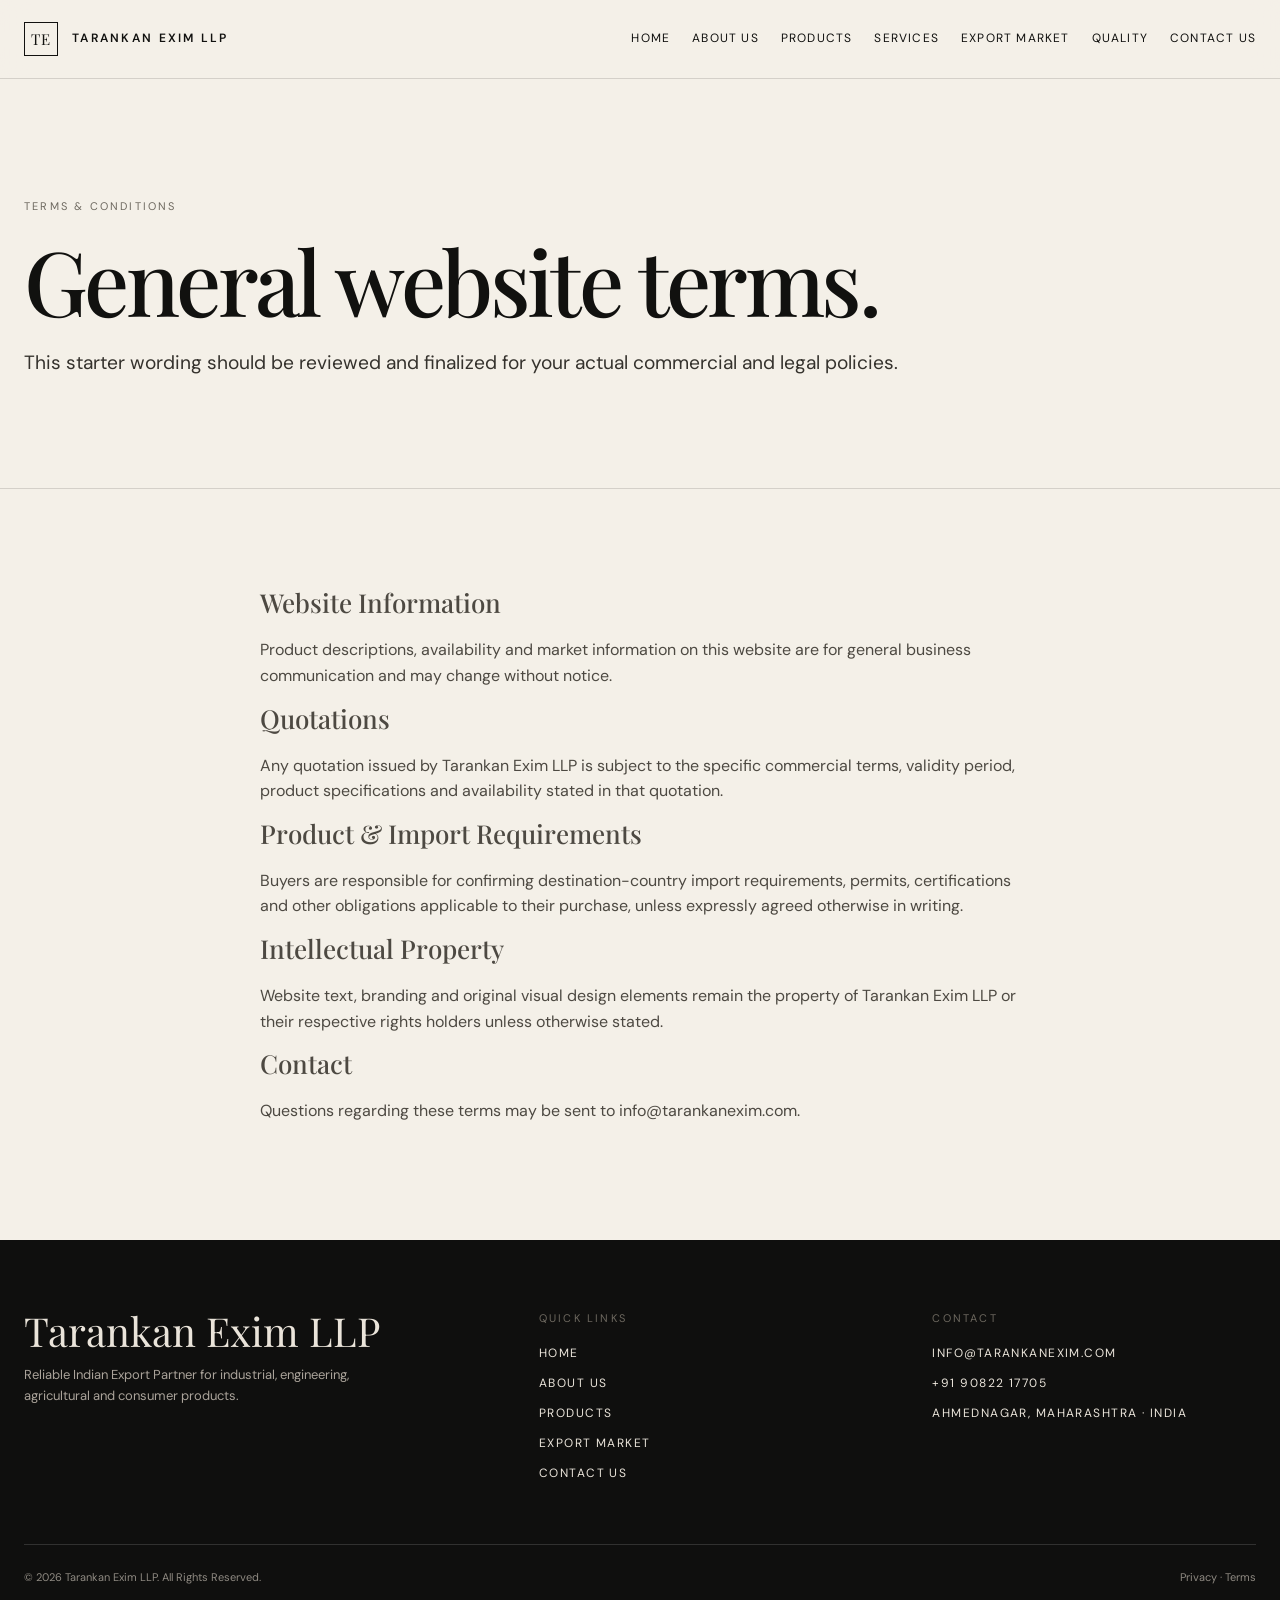
<file: terms.html>
<!doctype html><html lang="en"><head><meta charset="utf-8"><meta name="viewport" content="width=device-width,initial-scale=1"><title>Terms & Conditions | Tarankan Exim LLP</title><meta name="description" content="General website and enquiry terms for Tarankan Exim LLP."><link rel="stylesheet" href="css/style.css"></head><body><header class="site-header"><div class="container nav"><a class="brand" href="index.html"><span class="brand-mark">TE</span><span class="brand-text">Tarankan Exim LLP</span></a><button class="menu-btn" aria-label="Open menu" aria-expanded="false">☰</button><nav class="nav-links"><a class="" href="index.html">Home</a><a class="" href="about.html">About Us</a><a class="" href="products.html">Products</a><a class="" href="services.html">Services</a><a class="" href="markets.html">Export Market</a><a class="" href="quality.html">Quality</a><a class="" href="contact.html">Contact Us</a></nav></div></header><main><section class="page-hero"><div class="container"><div class="eyebrow">Terms & Conditions</div><h1>General website terms.</h1><p class="lead">This starter wording should be reviewed and finalized for your actual commercial and legal policies.</p></div></section><section class="section"><div class="container body-copy"><h3>Website Information</h3><p>Product descriptions, availability and market information on this website are for general business communication and may change without notice.</p><h3>Quotations</h3><p>Any quotation issued by Tarankan Exim LLP is subject to the specific commercial terms, validity period, product specifications and availability stated in that quotation.</p><h3>Product & Import Requirements</h3><p>Buyers are responsible for confirming destination-country import requirements, permits, certifications and other obligations applicable to their purchase, unless expressly agreed otherwise in writing.</p><h3>Intellectual Property</h3><p>Website text, branding and original visual design elements remain the property of Tarankan Exim LLP or their respective rights holders unless otherwise stated.</p><h3>Contact</h3><p>Questions regarding these terms may be sent to <a href="mailto:info@tarankanexim.com">info@tarankanexim.com</a>.</p></div></section></main><footer><div class="container footer-top"><div><div class="footer-brand">Tarankan Exim LLP</div><p class="footer-muted">Reliable Indian Export Partner for industrial, engineering, agricultural and consumer products.</p></div><div><div class="eyebrow">Quick Links</div><div class="footer-links"><a href="index.html">Home</a><a href="about.html">About Us</a><a href="products.html">Products</a><a href="markets.html">Export Market</a><a href="contact.html">Contact Us</a></div></div><div><div class="eyebrow">Contact</div><div class="footer-links"><a href="mailto:info@tarankanexim.com">info@tarankanexim.com</a><a href="tel:+919082217705">+91 90822 17705</a><span>Ahmednagar, Maharashtra · India</span></div></div></div><div class="container footer-bottom"><span>© <span data-year></span> Tarankan Exim LLP. All Rights Reserved.</span><span><a href="privacy.html">Privacy</a> · <a href="terms.html">Terms</a></span></div></footer><script src="js/main.js"></script></body></html>
</file>
<file: css/style.css>
@import url('https://fonts.googleapis.com/css2?family=DM+Sans:wght@400;500;600&family=Playfair+Display:wght@500;600&display=swap');

:root{
  --ink:#11110f;
  --paper:#f4f0e8;
  --warm:#e7dfd1;
  --muted:#6d685f;
  --line:rgba(17,17,15,.14);
  --accent:#b68b52;
  --max:1440px;
}
*{box-sizing:border-box}
html{scroll-behavior:smooth}
body{margin:0;background:var(--paper);color:var(--ink);font-family:'DM Sans',Arial,sans-serif;line-height:1.6}
a{color:inherit;text-decoration:none}
img{max-width:100%;display:block}
.container{width:min(calc(100% - 48px),var(--max));margin:0 auto}

/* Header */
.site-header{position:fixed;top:0;left:0;right:0;z-index:100;background:rgba(244,240,232,.94);backdrop-filter:blur(14px);border-bottom:1px solid var(--line)}
.nav{height:78px;display:flex;align-items:center;justify-content:space-between;gap:24px}
.brand{display:flex;align-items:center;gap:14px;min-width:max-content}
.brand-mark{width:34px;height:34px;border:1px solid var(--ink);display:grid;place-items:center;font-family:'Playfair Display',serif;font-size:15px;letter-spacing:.08em}
.brand-text{font-size:12px;font-weight:600;letter-spacing:.19em;text-transform:uppercase}
.nav-links{display:flex;align-items:center;gap:22px;font-size:12px;letter-spacing:.1em;text-transform:uppercase}
.nav-links a{position:relative;padding:8px 0}
.nav-links a:after{content:'';position:absolute;left:0;bottom:3px;width:100%;height:1px;background:var(--ink);transform:scaleX(0);transform-origin:right;transition:.3s}
.nav-links a:hover:after,.nav-links a.active:after{transform:scaleX(1);transform-origin:left}
.menu-btn{display:none;border:0;background:none;font-size:20px;cursor:pointer}

/* Type */
h1,h2,h3{font-family:'Playfair Display',Georgia,serif;font-weight:500;line-height:1.08;margin:0 0 20px}
h1{font-size:clamp(46px,7vw,104px);letter-spacing:-.04em}
h2{font-size:clamp(34px,4.5vw,64px);letter-spacing:-.035em}
h3{font-size:26px}
.eyebrow{font-size:11px;text-transform:uppercase;letter-spacing:.2em;color:var(--muted);margin-bottom:16px}
.lead{font-size:clamp(17px,1.5vw,21px);max-width:720px;color:#35322d}
.body-copy{color:#4d4942;max-width:760px}

/* Buttons */
.btn-row{display:flex;flex-wrap:wrap;gap:12px;margin-top:32px}
.btn{display:inline-flex;align-items:center;justify-content:center;min-height:48px;padding:0 22px;border:1px solid var(--ink);font-size:11px;letter-spacing:.16em;text-transform:uppercase;transition:.25s}
.btn:hover{background:var(--ink);color:var(--paper)}
.btn.dark{background:var(--ink);color:var(--paper)}
.btn.dark:hover{background:transparent;color:var(--ink)}

/* Shared sections */
main{padding-top:78px}
.section{padding:100px 0}
.section.tight{padding:70px 0}
.section.dark{background:var(--ink);color:var(--paper)}
.section.dark .eyebrow,.section.dark .body-copy{color:#b9b4aa}
.section-rule{border-top:1px solid var(--line)}
.two-col{display:grid;grid-template-columns:1fr 1fr;gap:70px;align-items:center}
.three-col{display:grid;grid-template-columns:repeat(3,1fr);gap:20px}
.four-col{display:grid;grid-template-columns:repeat(4,1fr);gap:1px;background:var(--line)}

/* Placeholder visuals */
.visual{min-height:520px;position:relative;overflow:hidden;background:#1b1a18}
/* .visual:before{content:'';position:absolute;inset:-30%;background:linear-gradient(125deg,#24211d,#8c704c,#ded0bd,#171614,#5f4c38);background-size:400% 400%;animation:shift 16s ease-in-out infinite} */
.visual.small{min-height:340px}
.visual.tall{min-height:620px}
.visual .visual-label{position:absolute;left:24px;bottom:22px;color:#f7f2e9;font-size:10px;letter-spacing:.18em;text-transform:uppercase;z-index:2}
@keyframes shift{0%,100%{background-position:0% 50%}50%{background-position:100% 50%}}

/* Home */
.hero{min-height:calc(100vh - 78px);display:grid;grid-template-columns:1.05fr .95fr;align-items:stretch}
.hero-copy{display:flex;align-items:center;padding:80px max(24px,6vw) 80px max(24px,6vw)}
.hero-copy-inner{max-width:760px}
.hero-visual{min-height:calc(100vh - 78px);position:relative;overflow:hidden;background:#201f1c}
.hero-visual:before{content:'';position:absolute;inset:0;background:linear-gradient(135deg,#161513,#726247,#cbb89d,#27231f,#9b896e);background-size:350% 350%;animation:shift 18s ease infinite}
.hero-visual:after{content:'';position:absolute;inset:0;background:linear-gradient(to bottom,transparent 55%,rgba(0,0,0,.35))}
.hero-meta{position:absolute;bottom:34px;left:34px;color:#f5efe7;font-size:11px;letter-spacing:.17em;text-transform:uppercase;z-index:2}

.stat-strip{display:grid;grid-template-columns:repeat(4,1fr);border-top:1px solid var(--line);border-bottom:1px solid var(--line)}
.stat{padding:28px 22px;border-right:1px solid var(--line)}
.stat:last-child{border-right:0}
.stat strong{display:block;font-family:'Playfair Display',serif;font-size:28px;font-weight:500}
.stat span{font-size:11px;letter-spacing:.12em;text-transform:uppercase;color:var(--muted)}

.card{background:rgba(255,255,255,.32);padding:32px;min-height:240px;border:1px solid var(--line)}
.card h3{font-size:30px;margin-bottom:12px}
.card p{color:var(--muted);margin:0}
.category-card{display:block;background:var(--ink);color:var(--paper);min-height:420px;position:relative;overflow:hidden;padding:28px}
.category-card:before{content:'';position:absolute;inset:0;background:linear-gradient(145deg,#11110f,#64523d,#c1a988,#201d1a);background-size:300% 300%;animation:shift 15s ease-in-out infinite;opacity:.8}
.category-card-content{position:absolute;left:28px;right:28px;bottom:28px;z-index:2}
.category-card h3{font-size:34px;margin:0 0 8px}
.category-card p{margin:0;color:#ddd5ca;font-size:14px;max-width:330px}

/* Lists / tables */
.clean-list{list-style:none;padding:0;margin:30px 0 0}
.clean-list li{display:flex;gap:16px;justify-content:space-between;border-top:1px solid var(--line);padding:16px 0;font-size:13px}
.clean-list li span:last-child{color:var(--muted)}
.markets{display:grid;grid-template-columns:repeat(4,1fr);gap:0;border-top:1px solid var(--line)}
.market{padding:24px;border-right:1px solid var(--line);border-bottom:1px solid var(--line);font-family:'Playfair Display',serif;font-size:24px}

/* Forms */
.form-shell{display:grid;grid-template-columns:.65fr 1.35fr;gap:70px;align-items:start}
form{display:grid;grid-template-columns:1fr 1fr;gap:18px}
.field{display:flex;flex-direction:column;gap:7px}
.field.full{grid-column:1/-1}
label{font-size:11px;letter-spacing:.14em;text-transform:uppercase;color:var(--muted)}
input,select,textarea{width:100%;border:0;border-bottom:1px solid var(--ink);background:transparent;padding:12px 2px;font:inherit;color:var(--ink);border-radius:0;outline:none}
textarea{min-height:130px;resize:vertical}
input:focus,select:focus,textarea:focus{border-bottom-color:var(--accent)}
.form-note{font-size:12px;color:var(--muted)}

/* Footer */
footer{background:#0f0f0e;color:#eae4da;padding:70px 0 26px}
.footer-top{display:grid;grid-template-columns:1.1fr .8fr .8fr;gap:70px;padding-bottom:60px;border-bottom:1px solid rgba(255,255,255,.14)}
.footer-brand{font-family:'Playfair Display',serif;font-size:40px;line-height:1.05}
.footer-muted{color:#aaa39a;font-size:13px;max-width:380px}
.footer-links{display:flex;flex-direction:column;gap:11px;font-size:12px;text-transform:uppercase;letter-spacing:.12em}
.footer-links a:hover{color:white}
.footer-bottom{display:flex;justify-content:space-between;gap:20px;padding-top:24px;color:#8f8a82;font-size:11px}

/* Page hero */
.page-hero{padding:120px 0 90px;border-bottom:1px solid var(--line)}
.page-hero .lead{max-width:900px}

/* Mobile */
@media (max-width:980px){
  .nav-links{position:absolute;top:78px;left:0;right:0;background:var(--paper);border-bottom:1px solid var(--line);padding:20px 24px;display:none;flex-direction:column;align-items:flex-start}
  .nav-links.open{display:flex}
  .menu-btn{display:block}
  .hero{grid-template-columns:1fr}
  .hero-visual{min-height:55vh}
  .two-col,.form-shell{grid-template-columns:1fr;gap:40px}
  .three-col{grid-template-columns:1fr}
  .four-col{grid-template-columns:1fr 1fr}
  .markets{grid-template-columns:1fr 1fr}
  .stat-strip{grid-template-columns:1fr 1fr}
  .stat:nth-child(2){border-right:0}
  .stat:nth-child(-n+2){border-bottom:1px solid var(--line)}
  .footer-top{grid-template-columns:1fr 1fr}
}
@media (max-width:640px){
  .container{width:min(calc(100% - 32px),var(--max))}
  .nav{height:68px}.site-header{height:68px}.nav-links{top:68px}.brand-text{font-size:10px}
  main{padding-top:68px}
  .section{padding:72px 0}
  .page-hero{padding:85px 0 65px}
  .hero-copy{padding:70px 16px}
  .four-col,.markets,.stat-strip{grid-template-columns:1fr}
  .stat{border-right:0!important;border-bottom:1px solid var(--line)}
  .stat:last-child{border-bottom:0}
  form{grid-template-columns:1fr}
  .field.full{grid-column:auto}
  .footer-top{grid-template-columns:1fr;gap:38px}
  .footer-bottom{flex-direction:column}
  .visual{min-height:380px}
}




/* Home - Category Card */
.category-card {
    position: relative;
    overflow: hidden;
}

.category-card-image {
    position: absolute;
    inset: 0;
    width: 100%;
    height: 100%;
    object-fit: cover;
}

/* .category-card-content {
    position: relative;
    z-index: 2;
    -webkit-text-stroke: 0.5px black;
} */

.category-card-content p {
  color: black;
}

/* Home - International Supply */
.visual {
    min-height: 520px;
    position: relative;
    overflow: hidden;
    background: #1b1a18;
}

.visual-image {
    position: absolute;
    inset: 0;
    width: 100%;
    height: 100%;
    object-fit: cover;
    display: block;
}

/* Home - Main Hero Image */
.hero-visual {
    position: relative;
    overflow: hidden;
}

.hero-video {
    position: absolute;
    inset: 0;
    width: 100%;
    height: 100%;
    object-fit: cover;
}

.hero-image {
    position: absolute;
    inset: 0;
    width: 100%;
    height: 100%;
    object-fit: cover;
    display: block;
}

/* Contact - Factory Image */
.visual-image {
    position: absolute;
    inset: 0;
    width: 100%;
    height: 100%;
    object-fit: cover;
}

/* Quality - Inspection */
.visual {
    position: relative;
    overflow: hidden;
}

.visual-image {
    position: absolute;
    inset: 0;
    width: 100%;
    height: 100%;
    object-fit: cover;
    display: block;
}

/* Quality */
.visual {
    position: relative;
    overflow: hidden;
}

.visual-image {
    position: absolute;
    inset: 0;
    width: 100%;
    height: 100%;
    object-fit: cover;
    display: block;
}
</file>
